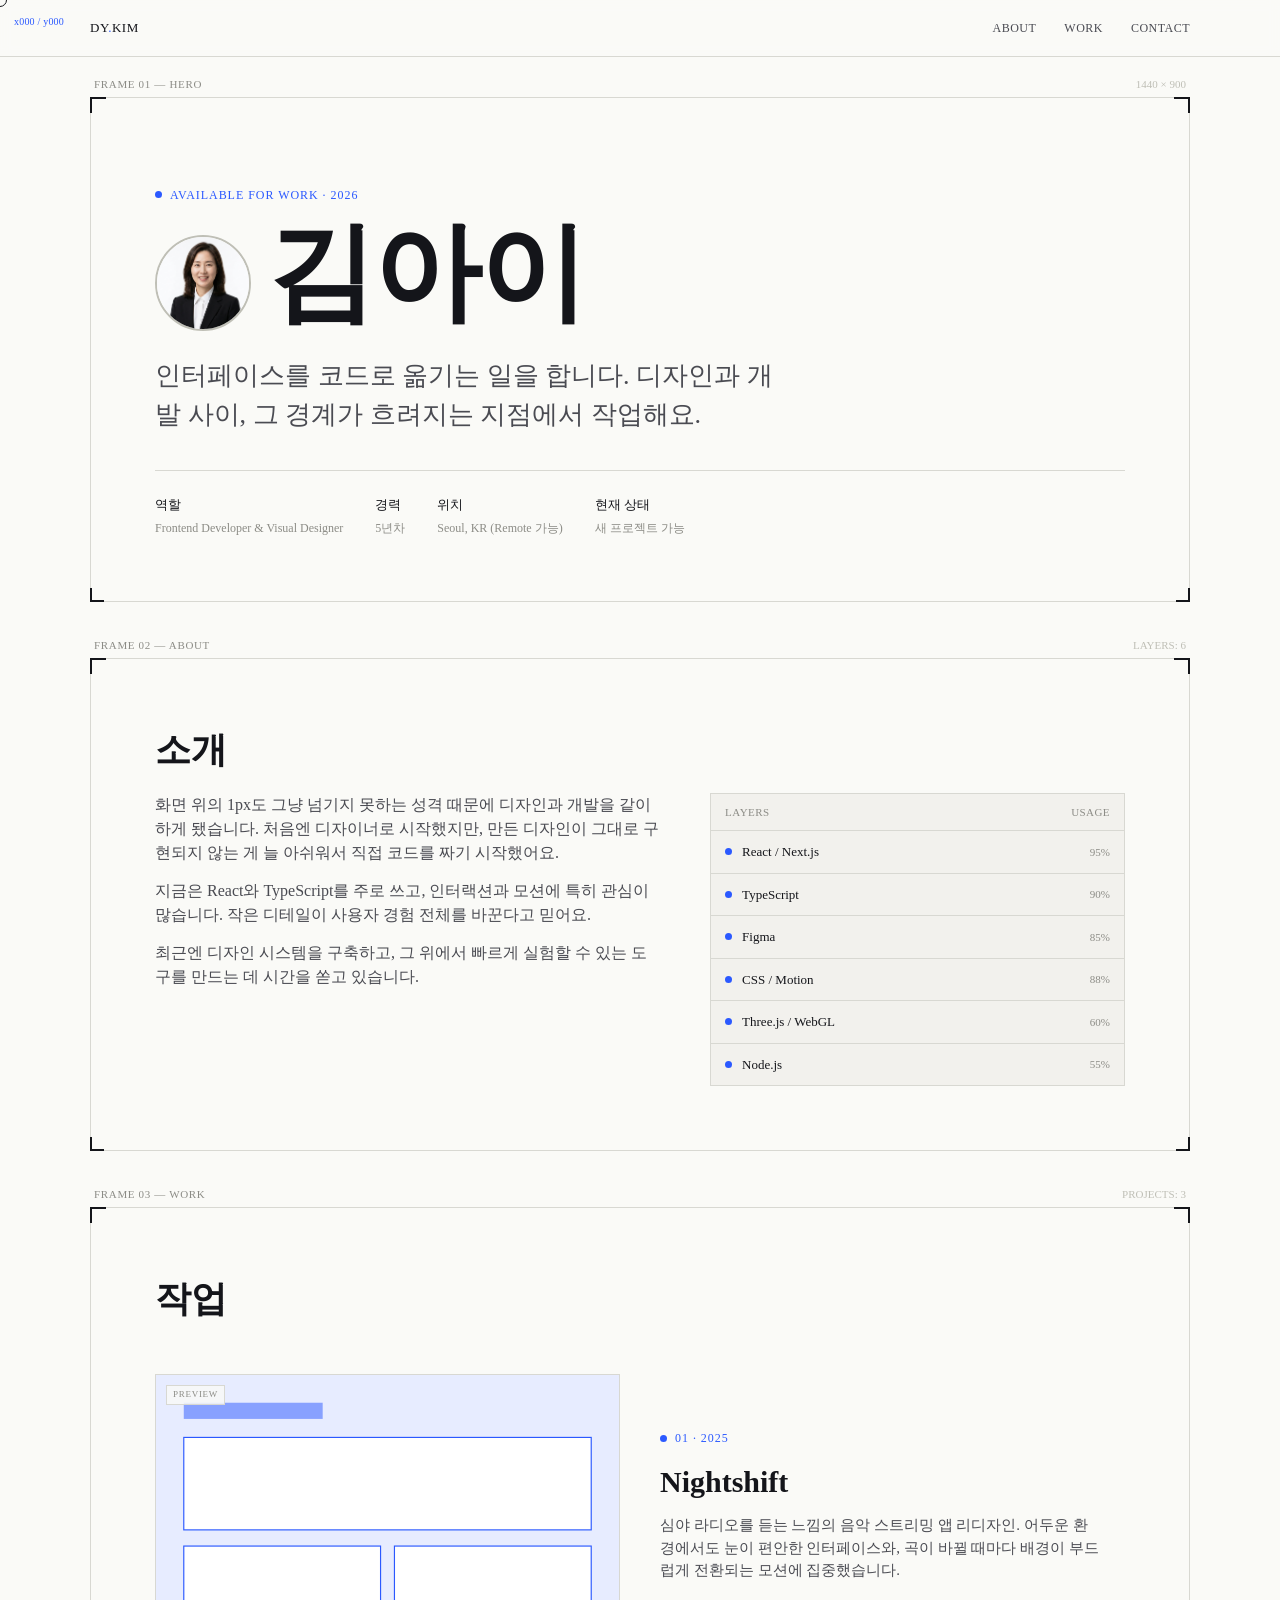
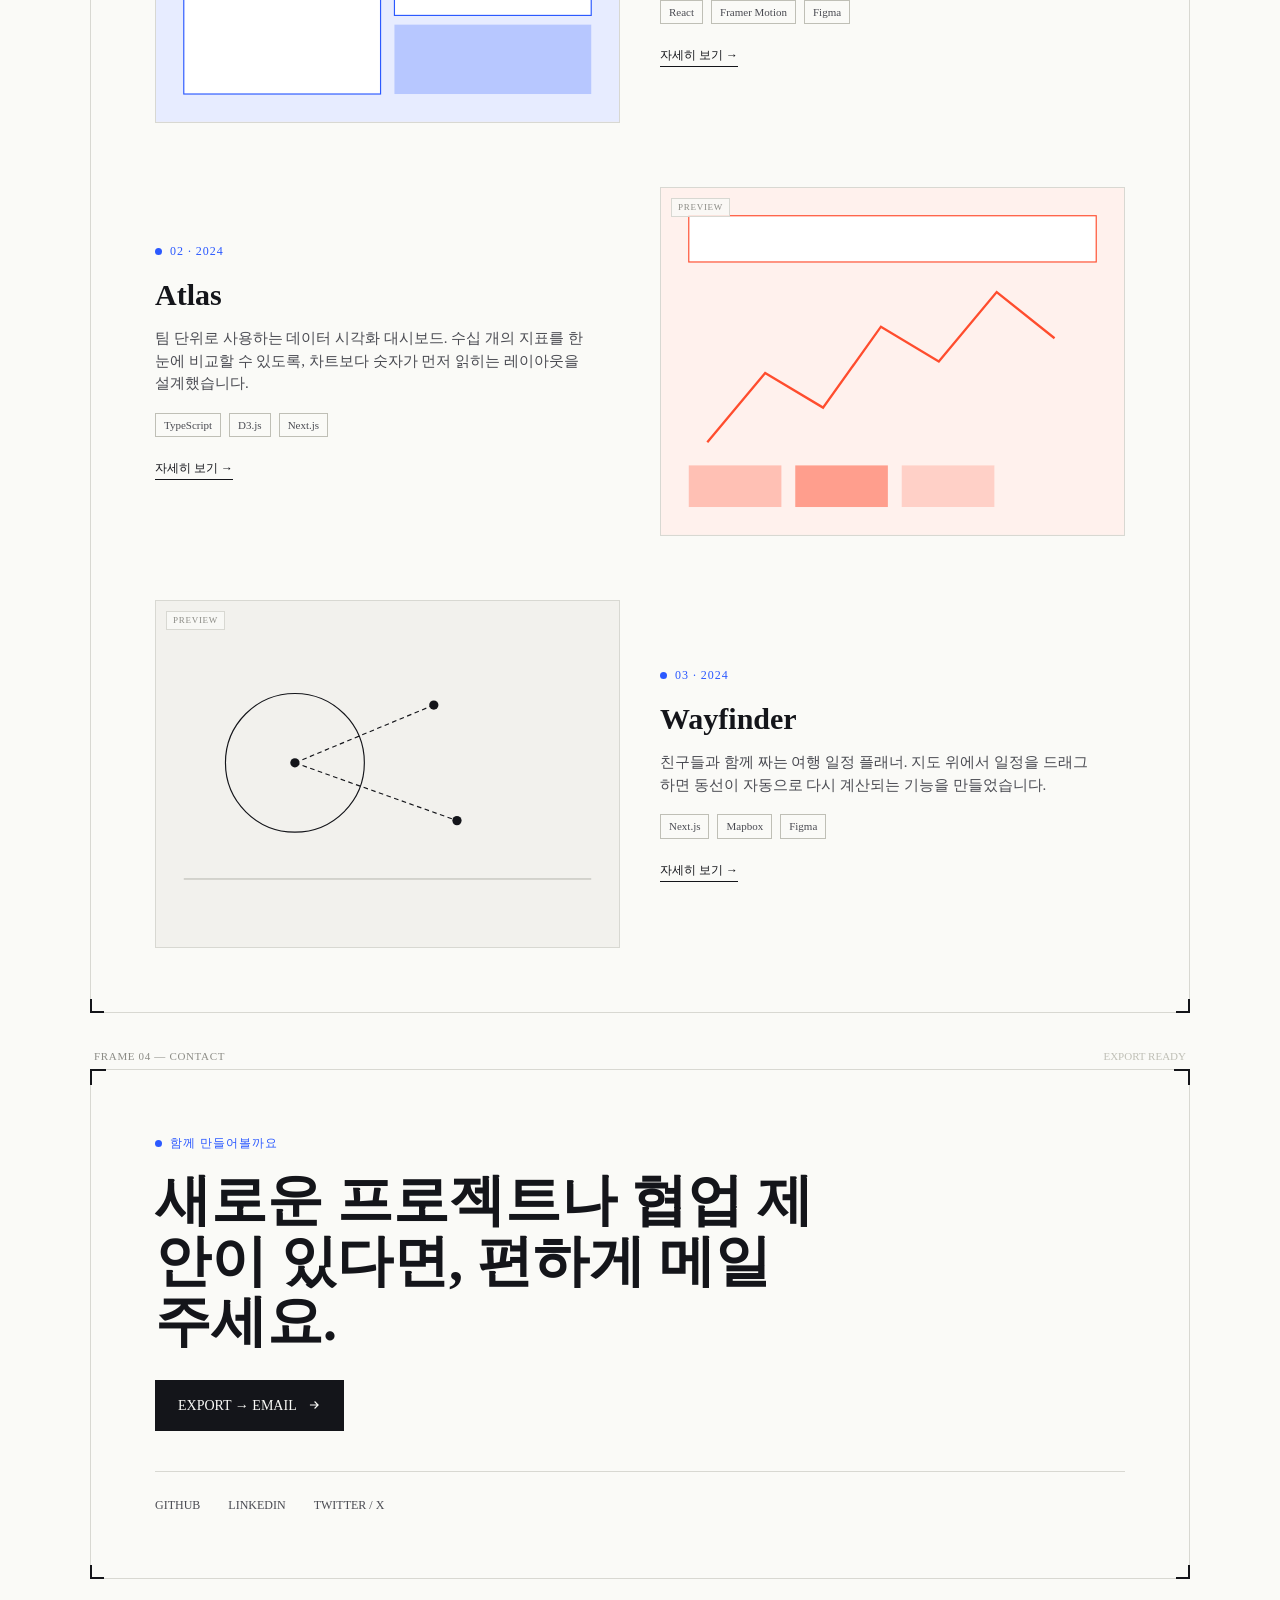
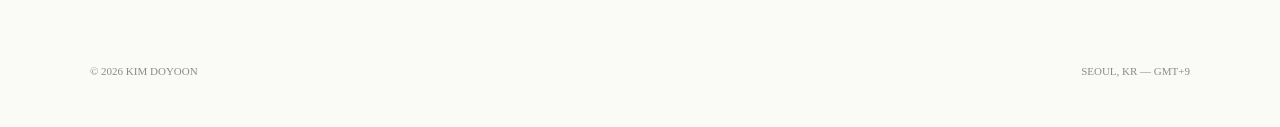
<file: index.html>
<!DOCTYPE html>
<html lang="ko">
<head>
<meta charset="UTF-8">
<meta name="viewport" content="width=device-width, initial-scale=1.0">
<title>김도윤 — Frontend Developer & Designer</title>
<link rel="preconnect" href="https://fonts.googleapis.com">
<link rel="preconnect" href="https://fonts.gstatic.com" crossorigin>
<link href="https://fonts.googleapis.com/css2?family=Space+Grotesk:wght@400;500;600;700&family=Inter:wght@400;500;600&family=JetBrains+Mono:wght@400;500&display=swap" rel="stylesheet">
<link rel="stylesheet" href="style.css">
</head>
<body>

<div id="cursor-dot"></div>
<div id="cursor-coord">x000 / y000</div>

<header>
  <nav>
    <div class="logo">DY<span>.</span>KIM</div>
    <div class="navlinks">
      <a href="#about">ABOUT</a>
      <a href="#work">WORK</a>
      <a href="#contact">CONTACT</a>
    </div>
  </nav>
</header>

<main class="canvas">

  <!-- HERO -->
  <section class="artboard hero" id="hero">
    <span class="frame-label">FRAME 01 — HERO</span>
    <span class="frame-dim">1440 × 900</span>
    <div class="corner-bl"></div><div class="corner-br"></div>

    <div class="eyebrow">AVAILABLE FOR WORK · 2026</div>
    <div class="name-block">
      <img src="img/원본증명사진.png" alt="김도윤" class="profile-photo">
      <h1 class="name">김아이</h1>
    </div>
    <p class="role">인터페이스를 코드로 옮기는 일을 합니다. 디자인과 개발 사이, 그 경계가 흐려지는 지점에서 작업해요.</p>

    <div class="hero-meta">
      <div><strong>역할</strong>Frontend Developer & Visual Designer</div>
      <div><strong>경력</strong>5년차</div>
      <div><strong>위치</strong>Seoul, KR (Remote 가능)</div>
      <div><strong>현재 상태</strong>새 프로젝트 가능</div>
    </div>
  </section>

  <!-- ABOUT -->
  <section class="artboard" id="about">
    <span class="frame-label">FRAME 02 — ABOUT</span>
    <span class="frame-dim">LAYERS: 6</span>
    <div class="corner-bl"></div><div class="corner-br"></div>

    <h2 class="section-title">소개</h2>
    <div class="about-grid">
      <div class="about-text">
        <p>화면 위의 1px도 그냥 넘기지 못하는 성격 때문에 디자인과 개발을 같이 하게 됐습니다. 처음엔 디자이너로 시작했지만, 만든 디자인이 그대로 구현되지 않는 게 늘 아쉬워서 직접 코드를 짜기 시작했어요.</p>
        <p>지금은 React와 TypeScript를 주로 쓰고, 인터랙션과 모션에 특히 관심이 많습니다. 작은 디테일이 사용자 경험 전체를 바꾼다고 믿어요.</p>
        <p>최근엔 디자인 시스템을 구축하고, 그 위에서 빠르게 실험할 수 있는 도구를 만드는 데 시간을 쏟고 있습니다.</p>
      </div>
      <div class="layers-panel">
        <div class="layers-head"><span>LAYERS</span><span>USAGE</span></div>
        <div class="layer-row"><span class="layer-dot"></span><span class="layer-name">React / Next.js</span><span class="layer-pct">95%</span></div>
        <div class="layer-row"><span class="layer-dot"></span><span class="layer-name">TypeScript</span><span class="layer-pct">90%</span></div>
        <div class="layer-row"><span class="layer-dot"></span><span class="layer-name">Figma</span><span class="layer-pct">85%</span></div>
        <div class="layer-row"><span class="layer-dot"></span><span class="layer-name">CSS / Motion</span><span class="layer-pct">88%</span></div>
        <div class="layer-row"><span class="layer-dot"></span><span class="layer-name">Three.js / WebGL</span><span class="layer-pct">60%</span></div>
        <div class="layer-row"><span class="layer-dot"></span><span class="layer-name">Node.js</span><span class="layer-pct">55%</span></div>
      </div>
    </div>
  </section>

  <!-- WORK -->
  <section class="artboard" id="work">
    <span class="frame-label">FRAME 03 — WORK</span>
    <span class="frame-dim">PROJECTS: 3</span>
    <div class="corner-bl"></div><div class="corner-br"></div>

    <h2 class="section-title" style="margin-bottom:48px;">작업</h2>

    <div class="work-list">

      <!-- Project 1 -->
      <article class="project">
        <div class="project-thumb">
          <span class="preview-tag">PREVIEW</span>
          <svg viewBox="0 0 400 300" preserveAspectRatio="none">
            <rect width="400" height="300" fill="#E7ECFF"/>
            <rect x="24" y="24" width="120" height="14" fill="#2B59FF" opacity="0.5"/>
            <rect x="24" y="54" width="352" height="80" fill="#fff" stroke="#2B59FF" stroke-width="1"/>
            <rect x="24" y="148" width="170" height="128" fill="#fff" stroke="#2B59FF" stroke-width="1"/>
            <rect x="206" y="148" width="170" height="60" fill="#fff" stroke="#2B59FF" stroke-width="1"/>
            <rect x="206" y="216" width="170" height="60" fill="#2B59FF" opacity="0.25"/>
          </svg>
        </div>
        <div class="project-info">
          <div class="eyebrow">01 · 2025</div>
          <h3 class="project-title">Nightshift</h3>
          <p class="project-desc">심야 라디오를 듣는 느낌의 음악 스트리밍 앱 리디자인. 어두운 환경에서도 눈이 편안한 인터페이스와, 곡이 바뀔 때마다 배경이 부드럽게 전환되는 모션에 집중했습니다.</p>
          <div class="tag-row">
            <span class="tag">React</span><span class="tag">Framer Motion</span><span class="tag">Figma</span>
          </div>
          <a href="#" class="project-link">자세히 보기 →</a>
        </div>
      </article>

      <!-- Project 2 -->
      <article class="project">
        <div class="project-thumb">
          <span class="preview-tag">PREVIEW</span>
          <svg viewBox="0 0 400 300" preserveAspectRatio="none">
            <rect width="400" height="300" fill="#FFF1ED"/>
            <rect x="24" y="24" width="352" height="40" fill="#fff" stroke="#FF4D2E" stroke-width="1"/>
            <polyline points="40,220 90,160 140,190 190,120 240,150 290,90 340,130" fill="none" stroke="#FF4D2E" stroke-width="2"/>
            <rect x="24" y="240" width="80" height="36" fill="#FF4D2E" opacity="0.3"/>
            <rect x="116" y="240" width="80" height="36" fill="#FF4D2E" opacity="0.5"/>
            <rect x="208" y="240" width="80" height="36" fill="#FF4D2E" opacity="0.2"/>
          </svg>
        </div>
        <div class="project-info">
          <div class="eyebrow">02 · 2024</div>
          <h3 class="project-title">Atlas</h3>
          <p class="project-desc">팀 단위로 사용하는 데이터 시각화 대시보드. 수십 개의 지표를 한눈에 비교할 수 있도록, 차트보다 숫자가 먼저 읽히는 레이아웃을 설계했습니다.</p>
          <div class="tag-row">
            <span class="tag">TypeScript</span><span class="tag">D3.js</span><span class="tag">Next.js</span>
          </div>
          <a href="#" class="project-link">자세히 보기 →</a>
        </div>
      </article>

      <!-- Project 3 -->
      <article class="project">
        <div class="project-thumb">
          <span class="preview-tag">PREVIEW</span>
          <svg viewBox="0 0 400 300" preserveAspectRatio="none">
            <rect width="400" height="300" fill="#F2F1ED"/>
            <circle cx="120" cy="140" r="60" fill="none" stroke="#14151A" stroke-width="1"/>
            <circle cx="120" cy="140" r="4" fill="#14151A"/>
            <line x1="120" y1="140" x2="240" y2="90" stroke="#14151A" stroke-width="1" stroke-dasharray="4 3"/>
            <line x1="120" y1="140" x2="260" y2="190" stroke="#14151A" stroke-width="1" stroke-dasharray="4 3"/>
            <circle cx="240" cy="90" r="4" fill="#14151A"/>
            <circle cx="260" cy="190" r="4" fill="#14151A"/>
            <rect x="24" y="240" width="352" height="1" fill="#BFBFB6"/>
          </svg>
        </div>
        <div class="project-info">
          <div class="eyebrow">03 · 2024</div>
          <h3 class="project-title">Wayfinder</h3>
          <p class="project-desc">친구들과 함께 짜는 여행 일정 플래너. 지도 위에서 일정을 드래그하면 동선이 자동으로 다시 계산되는 기능을 만들었습니다.</p>
          <div class="tag-row">
            <span class="tag">Next.js</span><span class="tag">Mapbox</span><span class="tag">Figma</span>
          </div>
          <a href="#" class="project-link">자세히 보기 →</a>
        </div>
      </article>

    </div>
  </section>

  <!-- CONTACT -->
  <section class="artboard" id="contact">
    <span class="frame-label">FRAME 04 — CONTACT</span>
    <span class="frame-dim">EXPORT READY</span>
    <div class="corner-bl"></div><div class="corner-br"></div>

    <div class="contact-inner">
      <div class="eyebrow">함께 만들어볼까요</div>
      <h2 class="contact-headline">새로운 프로젝트나 협업 제안이 있다면, 편하게 메일 주세요.</h2>
      <a href="mailto:hello@doyoonkim.dev" class="export-btn">
        EXPORT → EMAIL
        <svg viewBox="0 0 24 24" fill="none" stroke="currentColor" stroke-width="2"><path d="M5 12h14M13 6l6 6-6 6"/></svg>
      </a>

      <div class="social-row">
        <a href="#" target="_blank" rel="noopener">GITHUB</a>
        <a href="#" target="_blank" rel="noopener">LINKEDIN</a>
        <a href="#" target="_blank" rel="noopener">TWITTER / X</a>
      </div>
    </div>
  </section>

</main>

<footer>
  <span>© 2026 KIM DOYOON</span>
  <span>SEOUL, KR — GMT+9</span>
</footer>

<script>
  // Custom cursor with live coordinate readout
  const dot = document.getElementById('cursor-dot');
  const coord = document.getElementById('cursor-coord');
  const isCoarse = window.matchMedia('(pointer: coarse)').matches;

  if (!isCoarse) {
    window.addEventListener('mousemove', (e) => {
      dot.style.transform = `translate(${e.clientX}px, ${e.clientY}px) translate(-50%,-50%)`;
      coord.style.transform = `translate(${e.clientX + 14}px, ${e.clientY + 14}px)`;
      const x = String(e.clientX).padStart(3, '0');
      const y = String(e.clientY).padStart(3, '0');
      coord.textContent = `x${x} / y${y}`;
    });

    document.querySelectorAll('a, button, .project, .layer-row').forEach(el => {
      el.addEventListener('mouseenter', () => dot.classList.add('hot'));
      el.addEventListener('mouseleave', () => dot.classList.remove('hot'));
    });
  }

  // Scroll reveal for artboards
  const prefersReducedMotion = window.matchMedia('(prefers-reduced-motion: reduce)').matches;
  const boards = document.querySelectorAll('.artboard');

  if (prefersReducedMotion) {
    boards.forEach(b => b.classList.add('in-view'));
  } else {
    const observer = new IntersectionObserver((entries) => {
      entries.forEach(entry => {
        if (entry.isIntersecting) {
          entry.target.classList.add('in-view');
          observer.unobserve(entry.target);
        }
      });
    }, { threshold: 0.15 });
    boards.forEach(b => observer.observe(b));
  }
</script>

</body>
</html>
</file>
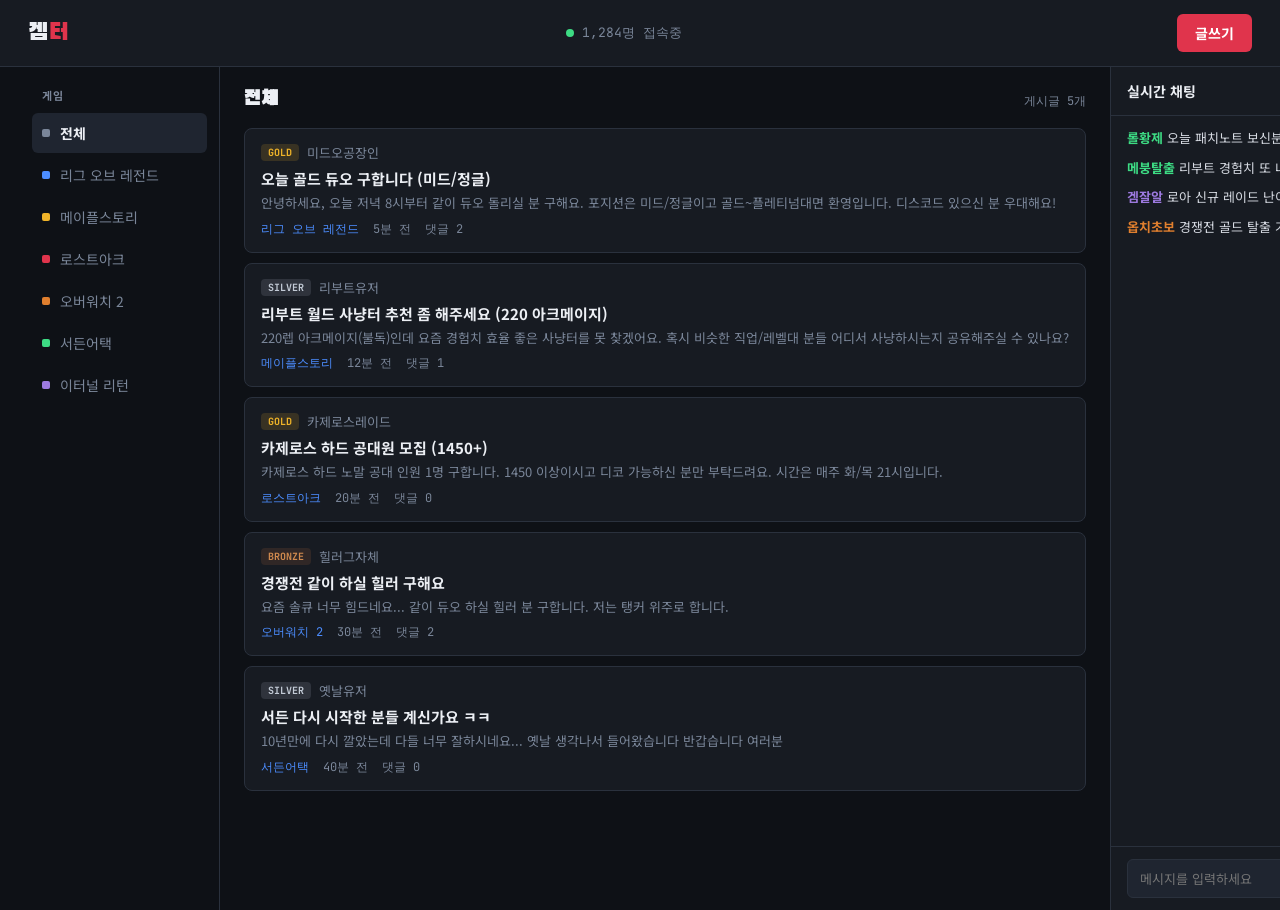
<file: 4.html>
<!DOCTYPE html>
<html lang="ko">
<head>
<meta charset="UTF-8">
<meta name="viewport" content="width=device-width, initial-scale=1.0">
<title>겜터 — 한국 게임 커뮤니티</title>
<link rel="preconnect" href="https://fonts.googleapis.com">
<link href="https://fonts.googleapis.com/css2?family=Black+Han+Sans&family=Noto+Sans+KR:wght@400;500;700;900&family=JetBrains+Mono:wght@500;700&display=swap" rel="stylesheet">
<style>
  :root{
    --bg: #0E1116;
    --surface: #171B22;
    --surface-2: #1F2530;
    --line: #2A313D;
    --text: #ECEFF4;
    --text-muted: #7A8699;
    --crimson: #E0344C;
    --gold: #F0B429;
    --green: #3DDC84;
    --blue: #4C8DFF;
  }
  *{box-sizing:border-box; margin:0; padding:0;}
  body{
    background:var(--bg);
    color:var(--text);
    font-family:'Noto Sans KR', sans-serif;
    min-height:100vh;
  }
  ::-webkit-scrollbar{width:8px; height:8px;}
  ::-webkit-scrollbar-thumb{background:var(--line); border-radius:4px;}

  /* ===== Top bar ===== */
  .topbar{
    display:flex; align-items:center; justify-content:space-between;
    padding:14px 28px;
    background:var(--surface);
    border-bottom:1px solid var(--line);
    position:sticky; top:0; z-index:20;
  }
  .logo{
    font-family:'Black Han Sans', sans-serif;
    font-size:24px;
    letter-spacing:1px;
    color:var(--text);
  }
  .logo span{color:var(--crimson);}
  .live-stat{
    display:flex; align-items:center; gap:8px;
    font-family:'JetBrains Mono', monospace;
    font-size:13px; color:var(--text-muted);
  }
  .live-dot{
    width:8px; height:8px; border-radius:50%;
    background:var(--green);
    box-shadow:0 0 0 0 rgba(61,220,132,.6);
    animation:pulse 1.6s infinite;
  }
  @keyframes pulse{
    0%{box-shadow:0 0 0 0 rgba(61,220,132,.5);}
    70%{box-shadow:0 0 0 7px rgba(61,220,132,0);}
    100%{box-shadow:0 0 0 0 rgba(61,220,132,0);}
  }
  .write-btn{
    background:var(--crimson); color:#fff; border:none;
    font-family:'Noto Sans KR', sans-serif; font-weight:700;
    font-size:14px; padding:9px 18px; border-radius:6px;
    cursor:pointer;
  }
  .write-btn:hover{background:#c92a40;}

  /* ===== Layout ===== */
  .layout{
    display:grid;
    grid-template-columns:200px 1fr 300px;
    gap:0;
    max-width:1240px;
    margin:0 auto;
    min-height:calc(100vh - 57px);
  }
  @media(max-width:980px){
    .layout{grid-template-columns:160px 1fr; max-width:100%;}
    .chatpanel{display:none;}
  }
  @media(max-width:640px){
    .layout{grid-template-columns:130px 1fr;}
    .sidebar{padding:14px 8px;}
    .sidebar h3{padding:0 6px 8px;}
    .game-item{padding:8px 6px; font-size:13px;}
  }

  /* ===== Sidebar: game tabs ===== */
  .sidebar{
    border-right:1px solid var(--line);
    padding:20px 12px;
  }
  .sidebar h3{
    font-size:11px; color:var(--text-muted); letter-spacing:1px;
    padding:0 10px 10px; text-transform:uppercase;
  }
  .game-item{
    display:flex; align-items:center; gap:10px;
    padding:10px; border-radius:6px;
    cursor:pointer; margin-bottom:2px;
    font-size:14px; color:var(--text-muted);
  }
  .game-item:hover{background:var(--surface);}
  .game-item.active{background:var(--surface-2); color:var(--text); font-weight:700;}
  .game-badge{
    width:8px; height:8px; border-radius:2px; flex-shrink:0;
  }

  /* ===== Board ===== */
  .board{ padding:20px 24px; border-right:1px solid var(--line); }
  .board-head{
    display:flex; align-items:baseline; justify-content:space-between;
    margin-bottom:16px;
  }
  .board-head h2{
    font-family:'Black Han Sans', sans-serif;
    font-size:20px; letter-spacing:.5px;
  }
  .board-head .count{font-size:12px; color:var(--text-muted); font-family:'JetBrains Mono',monospace;}

  .post{
    background:var(--surface);
    border:1px solid var(--line);
    border-radius:8px;
    padding:14px 16px;
    margin-bottom:10px;
    cursor:pointer;
    transition:border-color .15s;
  }
  .post:hover{border-color:var(--crimson);}
  .post-top{display:flex; align-items:center; gap:8px; margin-bottom:6px;}
  .tier{
    font-size:10px; font-weight:700; padding:2px 7px; border-radius:4px;
    font-family:'JetBrains Mono', monospace;
  }
  .tier.gold{background:rgba(240,180,41,.15); color:var(--gold);}
  .tier.silver{background:rgba(180,190,205,.15); color:#C3CBD6;}
  .tier.bronze{background:rgba(190,110,60,.15); color:#D08A4E;}
  .nick{font-size:13px; color:var(--text-muted);}
  .post-title{font-size:15px; font-weight:700; margin-bottom:4px;}
  .post-preview{font-size:13px; color:var(--text-muted); line-height:1.5;
    overflow:hidden; text-overflow:ellipsis; white-space:nowrap;}
  .post-meta{
    display:flex; gap:14px; margin-top:8px;
    font-size:12px; color:var(--text-muted);
    font-family:'JetBrains Mono', monospace;
  }
  .post-meta .game-tag{color:var(--blue);}

  /* ===== Chat panel ===== */
  .chatpanel{
    display:flex; flex-direction:column;
    background:var(--surface);
    height:calc(100vh - 57px);
    position:sticky; top:57px;
  }
  .chat-head{
    padding:14px 16px; border-bottom:1px solid var(--line);
    display:flex; align-items:center; justify-content:space-between;
  }
  .chat-head h3{font-size:14px; font-weight:700;}
  .chat-head .online{font-size:11px; color:var(--green); font-family:'JetBrains Mono',monospace;}
  .chat-messages{
    flex:1; overflow-y:auto; padding:12px 16px;
    display:flex; flex-direction:column; gap:10px;
  }
  .chat-msg{font-size:13px; line-height:1.5;}
  .chat-msg .cnick{font-weight:700; margin-right:4px;}
  .chat-msg .ctext{color:#D6DAE2;}
  .chat-input-row{
    display:flex; gap:8px; padding:12px 16px;
    border-top:1px solid var(--line);
  }
  .chat-input-row input{
    flex:1; background:var(--surface-2); border:1px solid var(--line);
    border-radius:6px; color:var(--text); padding:9px 12px; font-size:13px;
    font-family:'Noto Sans KR', sans-serif;
  }
  .chat-input-row input:focus{outline:none; border-color:var(--crimson);}
  .chat-input-row button{
    background:var(--surface-2); border:1px solid var(--line); color:var(--text);
    border-radius:6px; padding:0 14px; cursor:pointer; font-size:13px;
  }
  .chat-input-row button:hover{border-color:var(--crimson); color:var(--crimson);}

  /* ===== Post detail modal ===== */
  .overlay{
    display:none; position:fixed; inset:0; background:rgba(0,0,0,.55);
    align-items:flex-start; justify-content:center; padding:60px 20px;
    z-index:50; overflow-y:auto;
  }
  .overlay.show{display:flex;}
  .modal{
    background:var(--surface); border:1px solid var(--line); border-radius:10px;
    max-width:640px; width:100%; padding:28px;
  }
  .modal-close{
    float:right; background:none; border:none; color:var(--text-muted);
    font-size:20px; cursor:pointer;
  }
  .modal h2{font-family:'Black Han Sans', sans-serif; font-size:20px; margin-bottom:10px;}
  .modal .post-meta{margin-bottom:16px;}
  .modal-body{font-size:14px; line-height:1.8; color:#D6DAE2; margin-bottom:20px;}
  .comments-head{font-size:13px; color:var(--text-muted); margin-bottom:10px; border-top:1px solid var(--line); padding-top:16px;}
  .comment{font-size:13px; margin-bottom:10px; line-height:1.5;}
  .comment .cnick{font-weight:700; margin-right:6px;}

  /* ===== Write form (simple inline) ===== */
  .write-overlay{
    display:none; position:fixed; inset:0; background:rgba(0,0,0,.55);
    align-items:flex-start; justify-content:center; padding:60px 20px; z-index:50;
  }
  .write-overlay.show{display:flex;}
  .write-modal{
    background:var(--surface); border:1px solid var(--line); border-radius:10px;
    max-width:520px; width:100%; padding:24px;
  }
  .write-modal h3{font-family:'Black Han Sans', sans-serif; font-size:18px; margin-bottom:16px;}
  .write-modal label{font-size:12px; color:var(--text-muted); display:block; margin-bottom:6px;}
  .write-modal select, .write-modal input, .write-modal textarea{
    width:100%; background:var(--surface-2); border:1px solid var(--line); border-radius:6px;
    color:var(--text); padding:9px 12px; font-size:13px; margin-bottom:14px;
    font-family:'Noto Sans KR', sans-serif;
  }
  .write-modal textarea{min-height:100px; resize:vertical;}
  .write-actions{display:flex; justify-content:flex-end; gap:8px;}
  .write-actions button{
    border:1px solid var(--line); background:var(--surface-2); color:var(--text);
    padding:9px 16px; border-radius:6px; cursor:pointer; font-size:13px;
  }
  .write-actions .submit{background:var(--crimson); border-color:var(--crimson); color:#fff; font-weight:700;}
</style>
</head>
<body>

<div class="topbar">
  <div class="logo">겜<span>터</span></div>
  <div class="live-stat"><span class="live-dot"></span><span id="onlineCount">1,284명 접속중</span></div>
  <button class="write-btn" onclick="openWrite()">글쓰기</button>
</div>

<div class="layout">
  <div class="sidebar">
    <h3>게임</h3>
    <div id="gameList"></div>
  </div>

  <div class="board">
    <div class="board-head">
      <h2 id="boardTitle">전체</h2>
      <span class="count" id="boardCount"></span>
    </div>
    <div id="postList"></div>
  </div>

  <div class="chatpanel">
    <div class="chat-head">
      <h3>실시간 채팅</h3>
      <span class="online" id="chatOnline">● 312명</span>
    </div>
    <div class="chat-messages" id="chatMessages"></div>
    <div class="chat-input-row">
      <input type="text" id="chatInput" placeholder="메시지를 입력하세요" maxlength="120">
      <button onclick="sendChat()">전송</button>
    </div>
  </div>
</div>

<div class="overlay" id="postOverlay">
  <div class="modal">
    <button class="modal-close" onclick="closePost()">&times;</button>
    <h2 id="modalTitle"></h2>
    <div class="post-meta" id="modalMeta"></div>
    <div class="modal-body" id="modalBody"></div>
    <div class="comments-head" id="commentsHead"></div>
    <div id="commentsList"></div>
  </div>
</div>

<div class="write-overlay" id="writeOverlay">
  <div class="write-modal">
    <h3>새 글 작성</h3>
    <label>게임</label>
    <select id="writeGame"></select>
    <label>제목</label>
    <input type="text" id="writeTitle" placeholder="제목을 입력하세요">
    <label>내용</label>
    <textarea id="writeBody" placeholder="내용을 입력하세요"></textarea>
    <div class="write-actions">
      <button onclick="closeWrite()">취소</button>
      <button class="submit" onclick="submitPost()">등록</button>
    </div>
  </div>
</div>

<script>
const games = [
  {id:'all', name:'전체', color:'#7A8699'},
  {id:'lol', name:'리그 오브 레전드', color:'#4C8DFF'},
  {id:'maple', name:'메이플스토리', color:'#F0B429'},
  {id:'lostark', name:'로스트아크', color:'#E0344C'},
  {id:'overwatch', name:'오버워치 2', color:'#E07F2E'},
  {id:'sudden', name:'서든어택', color:'#3DDC84'},
  {id:'eternal', name:'이터널 리턴', color:'#9D7AE0'},
];

const tiers = [
  {key:'gold', label:'GOLD'},
  {key:'silver', label:'SILVER'},
  {key:'bronze', label:'BRONZE'},
];

let posts = [
  {id:1, game:'lol', nick:'미드오공장인', tier:'gold', title:'오늘 골드 듀오 구합니다 (미드/정글)', body:'안녕하세요, 오늘 저녁 8시부터 같이 듀오 돌리실 분 구해요. 포지션은 미드/정글이고 골드~플레티넘대면 환영입니다. 디스코드 있으신 분 우대해요!', time:'5분 전', comments:[{nick:'정글차이',text:'저 골드3인데 같이 해요!'},{nick:'서폿장인',text:'서폿 자리는 없나요ㅠ'}]},
  {id:2, game:'maple', nick:'리부트유저', tier:'silver', title:'리부트 월드 사냥터 추천 좀 해주세요 (220 아크메이지)', body:'220렙 아크메이지(불독)인데 요즘 경험치 효율 좋은 사냥터를 못 찾겠어요. 혹시 비슷한 직업/레벨대 분들 어디서 사냥하시는지 공유해주실 수 있나요?', time:'12분 전', comments:[{nick:'메붕이','text':'쩌리스 추천드려요'}]},
  {id:3, game:'lostark', nick:'카제로스레이드', tier:'gold', title:'카제로스 하드 공대원 모집 (1450+)', body:'카제로스 하드 노말 공대 인원 1명 구합니다. 1450 이상이시고 디코 가능하신 분만 부탁드려요. 시간은 매주 화/목 21시입니다.', time:'20분 전', comments:[]},
  {id:4, game:'overwatch', nick:'힐러그자체', tier:'bronze', title:'경쟁전 같이 하실 힐러 구해요', body:'요즘 솔큐 너무 힘드네요... 같이 듀오 하실 힐러 분 구합니다. 저는 탱커 위주로 합니다.', time:'30분 전', comments:[{nick:'탱주의자',text:'저도 추가해주세요'},{nick:'에임좋은딜러',text:'딜러로 참여 가능할까요?'}]},
  {id:5, game:'sudden', nick:'옛날유저', tier:'silver', title:'서든 다시 시작한 분들 계신가요 ㅋㅋ', body:'10년만에 다시 깔았는데 다들 너무 잘하시네요... 옛날 생각나서 들어왔습니다 반갑습니다 여러분', time:'40분 전', comments:[]},
];

let comments_idCounter = 100;
let activeGame = 'all';
let activePost = null;

function renderSidebar(){
  const el = document.getElementById('gameList');
  el.innerHTML = games.map(g => `
    <div class="game-item ${g.id===activeGame?'active':''}" onclick="selectGame('${g.id}')">
      <span class="game-badge" style="background:${g.color}"></span>${g.name}
    </div>`).join('');
}

function selectGame(id){
  activeGame = id;
  renderSidebar();
  renderBoard();
}

function gameInfo(id){ return games.find(g=>g.id===id); }
function tierLabel(key){ const t = tiers.find(t=>t.key===key); return t ? t.label : ''; }

function renderBoard(){
  const filtered = activeGame==='all' ? posts : posts.filter(p=>p.game===activeGame);
  document.getElementById('boardTitle').textContent = gameInfo(activeGame).name;
  document.getElementById('boardCount').textContent = `게시글 ${filtered.length}개`;
  const el = document.getElementById('postList');
  if(filtered.length===0){
    el.innerHTML = `<div style="color:var(--text-muted); font-size:13px; padding:30px 0; text-align:center;">아직 게시글이 없어요. 첫 글을 남겨보세요.</div>`;
    return;
  }
  el.innerHTML = filtered.map(p => `
    <div class="post" onclick="openPost(${p.id})">
      <div class="post-top">
        <span class="tier ${p.tier}">${tierLabel(p.tier)}</span>
        <span class="nick">${p.nick}</span>
      </div>
      <div class="post-title">${escapeHtml(p.title)}</div>
      <div class="post-preview">${escapeHtml(p.body)}</div>
      <div class="post-meta">
        <span class="game-tag">${gameInfo(p.game).name}</span>
        <span>${p.time}</span>
        <span>댓글 ${p.comments.length}</span>
      </div>
    </div>`).join('');
}

function openPost(id){
  activePost = posts.find(p=>p.id===id);
  document.getElementById('modalTitle').textContent = activePost.title;
  document.getElementById('modalMeta').innerHTML = `
    <span class="tier ${activePost.tier}">${tierLabel(activePost.tier)}</span>
    <span class="nick" style="margin-left:6px;">${activePost.nick}</span>
    <span class="game-tag" style="margin-left:10px;">${gameInfo(activePost.game).name}</span>
    <span style="margin-left:10px;">${activePost.time}</span>`;
  document.getElementById('modalBody').textContent = activePost.body;
  renderComments();
  document.getElementById('postOverlay').classList.add('show');
}

function renderComments(){
  document.getElementById('commentsHead').textContent = `댓글 ${activePost.comments.length}개`;
  document.getElementById('commentsList').innerHTML = activePost.comments.map(c=>`
    <div class="comment"><span class="cnick">${escapeHtml(c.nick)}</span><span>${escapeHtml(c.text)}</span></div>
  `).join('') + `
    <div style="display:flex; gap:8px; margin-top:14px;">
      <input id="commentInput" type="text" placeholder="댓글을 입력하세요" style="flex:1; background:var(--surface-2); border:1px solid var(--line); border-radius:6px; color:var(--text); padding:8px 10px; font-size:13px;">
      <button onclick="addComment()" style="background:var(--surface-2); border:1px solid var(--line); color:var(--text); border-radius:6px; padding:0 14px; cursor:pointer; font-size:13px;">등록</button>
    </div>`;
}

function addComment(){
  const input = document.getElementById('commentInput');
  const text = input.value.trim();
  if(!text) return;
  activePost.comments.push({nick:'나', text});
  renderComments();
  renderBoard();
}

function closePost(){
  document.getElementById('postOverlay').classList.remove('show');
  activePost = null;
}

function openWrite(){
  const sel = document.getElementById('writeGame');
  sel.innerHTML = games.filter(g=>g.id!=='all').map(g=>`<option value="${g.id}">${g.name}</option>`).join('');
  document.getElementById('writeTitle').value='';
  document.getElementById('writeBody').value='';
  document.getElementById('writeOverlay').classList.add('show');
}
function closeWrite(){ document.getElementById('writeOverlay').classList.remove('show'); }

function submitPost(){
  const game = document.getElementById('writeGame').value;
  const title = document.getElementById('writeTitle').value.trim();
  const body = document.getElementById('writeBody').value.trim();
  if(!title || !body){ alert('제목과 내용을 모두 입력해주세요.'); return; }
  posts.unshift({
    id: Date.now(), game, nick:'나', tier:'silver',
    title, body, time:'방금 전', comments:[]
  });
  closeWrite();
  activeGame = game;
  renderSidebar();
  renderBoard();
}

/* ===== Chat ===== */
let chatMessages = [
  {nick:'롤황제', text:'오늘 패치노트 보신분?'},
  {nick:'메붕탈출', text:'리부트 경험치 또 너프됐던데 ㅠㅠ'},
  {nick:'겜잘알', text:'로아 신규 레이드 난이도 미쳤더라'},
  {nick:'옵치초보', text:'경쟁전 골드 탈출 가능할까요...'},
];

function renderChat(){
  const el = document.getElementById('chatMessages');
  el.innerHTML = chatMessages.map(m=>`
    <div class="chat-msg"><span class="cnick" style="color:${nickColor(m.nick)}">${escapeHtml(m.nick)}</span><span class="ctext">${escapeHtml(m.text)}</span></div>
  `).join('');
  el.scrollTop = el.scrollHeight;
}

function nickColor(nick){
  const palette = ['#4C8DFF','#F0B429','#E0344C','#3DDC84','#9D7AE0','#E07F2E'];
  let h = 0;
  for(let i=0;i<nick.length;i++) h = nick.charCodeAt(i) + ((h<<5)-h);
  return palette[Math.abs(h)%palette.length];
}

function sendChat(){
  const input = document.getElementById('chatInput');
  const text = input.value.trim();
  if(!text) return;
  chatMessages.push({nick:'나', text});
  input.value='';
  renderChat();
}
document.getElementById('chatInput').addEventListener('keydown', e=>{
  if(e.key==='Enter') sendChat();
});

/* fake live activity */
const sampleLines = [
  '다들 오늘 던전 같이 가실분?', '경쟁전 5연패중...', '신규 캐릭터 너무 사기인데요',
  '이번 주말에 대회 보신분?', '서버 점검 언제 끝나나요', '아이템 거래 가능하신분 dm주세요'
];
setInterval(()=>{
  const nicks = ['익명게이머','새벽3시랭커','쪼렙','만렙달성','겜식가족'];
  const nick = nicks[Math.floor(Math.random()*nicks.length)];
  const text = sampleLines[Math.floor(Math.random()*sampleLines.length)];
  chatMessages.push({nick, text});
  if(chatMessages.length>40) chatMessages.shift();
  renderChat();
}, 7000);

function escapeHtml(str){
  const div = document.createElement('div');
  div.textContent = str;
  return div.innerHTML;
}

renderSidebar();
renderBoard();
renderChat();
</script>
</body>
</html>
</file>
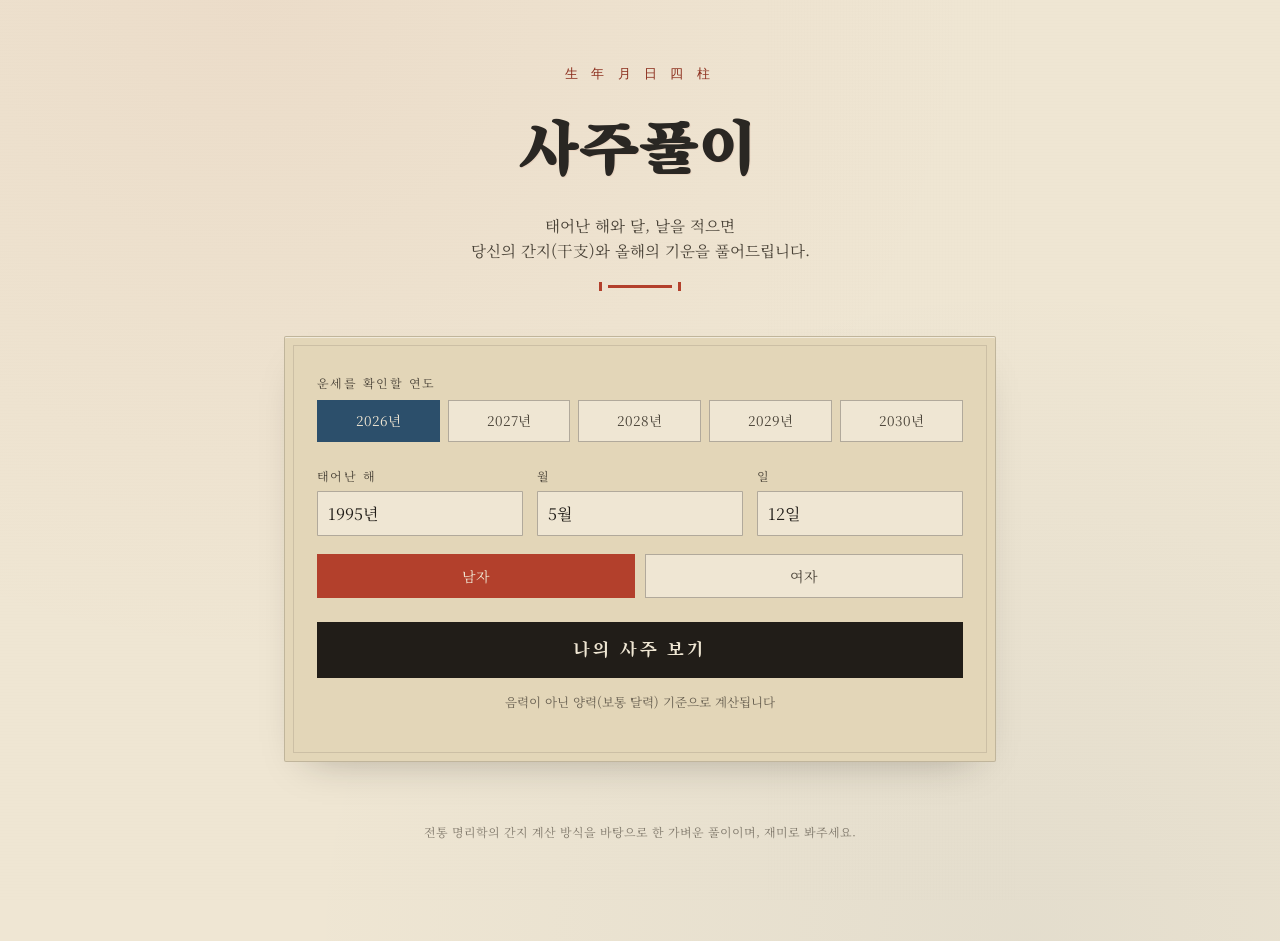
<file: 5.html>
<!DOCTYPE html>
<html lang="ko">
<head>
<meta charset="UTF-8">
<meta name="viewport" content="width=device-width, initial-scale=1.0">
<title>사주풀이 · 생년월일로 보는 나의 사주</title>
<link rel="preconnect" href="https://fonts.googleapis.com">
<link href="https://fonts.googleapis.com/css2?family=Song+Myung&family=Noto+Serif+KR:wght@400;500;600;700;900&display=swap" rel="stylesheet">
<style>
  :root{
    --paper: #efe6d3;
    --paper-deep: #e3d6b8;
    --ink: #211d18;
    --ink-soft: #4a4338;
    --red: #b3402c;
    --red-deep: #8c2e1d;
    --blue: #2c4f6b;
    --gold: #b3873a;
    --green: #4c6b41;
    --black-ink: #2a2723;
    --rule: rgba(33,29,24,0.18);
    --seal-shadow: 0 10px 24px rgba(33,29,24,0.25);
  }
  *{box-sizing:border-box;}
  html,body{margin:0;padding:0;}
  body{
    background:
      radial-gradient(ellipse at 20% 0%, rgba(179,64,44,0.06), transparent 50%),
      radial-gradient(ellipse at 80% 100%, rgba(44,79,107,0.06), transparent 50%),
      var(--paper);
    color:var(--ink);
    font-family:'Noto Serif KR', serif;
    line-height:1.6;
    -webkit-font-smoothing:antialiased;
  }
  /* hanji paper texture */
  body::before{
    content:"";
    position:fixed; inset:0;
    pointer-events:none;
    opacity:0.5;
    background-image:
      repeating-linear-gradient(0deg, rgba(0,0,0,0.015) 0px, transparent 1px, transparent 3px),
      repeating-linear-gradient(90deg, rgba(0,0,0,0.012) 0px, transparent 1px, transparent 3px);
    z-index:0;
  }
  .wrap{
    position:relative;
    z-index:1;
    max-width:760px;
    margin:0 auto;
    padding:64px 24px 100px;
  }

  /* Header */
  header{
    text-align:center;
    margin-bottom:48px;
  }
  .eyebrow{
    font-family:'Song Myung', serif;
    letter-spacing:0.4em;
    font-size:13px;
    color:var(--red-deep);
    margin:0 0 14px;
  }
  h1{
    font-family:'Song Myung', serif;
    font-size:clamp(40px, 8vw, 64px);
    margin:0 0 12px;
    letter-spacing:0.06em;
    color:var(--black-ink);
    text-shadow: 1px 1px 0 rgba(179,64,44,0.08);
  }
  .sub{
    color:var(--ink-soft);
    font-size:15.5px;
    max-width:440px;
    margin:0 auto;
  }
  .divider{
    width:64px; height:3px;
    background:var(--red);
    margin:22px auto 0;
    position:relative;
  }
  .divider::before,.divider::after{
    content:"";
    position:absolute; top:-3px;
    width:3px; height:9px;
    background:var(--red);
  }
  .divider::before{left:-9px;}
  .divider::after{right:-9px;}

  /* Form card */
  .card{
    background:var(--paper-deep);
    border:1px solid var(--rule);
    border-radius:2px;
    padding:36px 32px;
    box-shadow: 0 1px 0 rgba(255,255,255,0.5) inset, 0 18px 40px -24px rgba(33,29,24,0.35);
    position:relative;
  }
  .card::before{
    content:"";
    position:absolute; inset:8px;
    border:1px solid rgba(33,29,24,0.12);
    pointer-events:none;
  }
  .year-check-group{
    margin-bottom:24px;
  }
  .ycg-label{
    display:block;
    font-size:12px;
    letter-spacing:0.12em;
    color:var(--ink-soft);
    margin-bottom:8px;
  }
  .year-check-row{
    display:flex;
    flex-wrap:wrap;
    gap:8px;
  }
  .year-check-row label{
    flex:1 1 auto;
    min-width:78px;
    text-align:center;
    padding:9px 8px;
    border:1px solid rgba(33,29,24,0.3);
    cursor:pointer;
    font-size:13.5px;
    color:var(--ink-soft);
    background:var(--paper);
    transition:all .15s ease;
  }
  .year-check-row input{position:absolute; opacity:0; pointer-events:none;}
  .year-check-row label:has(input:checked){
    background:var(--blue);
    color:var(--paper);
    border-color:var(--blue);
  }

  .field-row{
    display:grid;
    grid-template-columns:1fr 1fr 1fr;
    gap:14px;
    margin-bottom:18px;
  }
  .field{
    display:flex; flex-direction:column; gap:6px;
  }
  .field label{
    font-size:12px;
    letter-spacing:0.12em;
    color:var(--ink-soft);
  }
  .field select, .field input{
    font-family:'Noto Serif KR', serif;
    font-size:16px;
    padding:10px 10px;
    background:var(--paper);
    border:1px solid rgba(33,29,24,0.3);
    border-radius:1px;
    color:var(--ink);
    appearance:none;
    -webkit-appearance:none;
  }
  .field select:focus, .field input:focus{
    outline:2px solid var(--red);
    outline-offset:1px;
  }
  .gender-row{
    display:flex; gap:10px;
    margin-bottom:24px;
  }
  .gender-row label{
    flex:1;
    text-align:center;
    padding:10px;
    border:1px solid rgba(33,29,24,0.3);
    cursor:pointer;
    font-size:14px;
    color:var(--ink-soft);
    background:var(--paper);
    transition:all .15s ease;
  }
  .gender-row input{position:absolute; opacity:0; pointer-events:none;}
  .gender-row input:checked + span{}
  .gender-row label:has(input:checked){
    background:var(--red);
    color:var(--paper);
    border-color:var(--red);
  }

  button#submit{
    width:100%;
    padding:16px;
    font-family:'Song Myung', serif;
    font-size:19px;
    letter-spacing:0.16em;
    background:var(--ink);
    color:var(--paper);
    border:none;
    cursor:pointer;
    position:relative;
    transition:transform .15s ease, background .15s ease;
  }
  button#submit:hover{ background:var(--red-deep); }
  button#submit:active{ transform:scale(0.98); }

  .hint{
    text-align:center;
    font-size:12.5px;
    color:var(--ink-soft);
    margin-top:14px;
    opacity:0.8;
  }

  /* Result */
  #result{ display:none; margin-top:56px; }
  .seal-reveal{
    display:flex;
    justify-content:center;
    margin-bottom:-36px;
    position:relative;
    z-index:2;
  }
  .seal{
    width:88px; height:88px;
    background:var(--red);
    color:var(--paper);
    border-radius:6px;
    display:flex; align-items:center; justify-content:center;
    font-family:'Song Myung',serif;
    font-size:30px;
    box-shadow:var(--seal-shadow);
    transform: scale(2.4) rotate(-8deg);
    opacity:0;
    border:2px solid rgba(239,230,211,0.5);
  }
  .seal.show{
    animation: stamp .5s cubic-bezier(.2,.9,.3,1.2) forwards;
  }
  @keyframes stamp{
    0%{ transform:scale(2.4) rotate(-8deg); opacity:0; }
    60%{ transform:scale(0.92) rotate(-8deg); opacity:1; }
    100%{ transform:scale(1) rotate(-8deg); opacity:1; }
  }

  .result-card{
    background:var(--paper);
    border:1px solid var(--rule);
    padding:56px 36px 40px;
    text-align:center;
    box-shadow: 0 24px 50px -30px rgba(33,29,24,0.4);
    opacity:0;
    transform:translateY(14px);
  }
  .result-card.show{
    animation: rise .6s ease forwards .15s;
  }
  @keyframes rise{
    to{ opacity:1; transform:translateY(0); }
  }

  .ganji{
    font-family:'Song Myung', serif;
    font-size:clamp(34px,7vw,46px);
    color:var(--black-ink);
    letter-spacing:0.1em;
    margin:0 0 6px;
  }
  .ganji .stem{ color:var(--red-deep); }
  .ganji .branch{ color:var(--blue); }
  .animal-label{
    font-size:14px;
    letter-spacing:0.3em;
    color:var(--ink-soft);
    margin-bottom:28px;
  }

  .badges{
    display:flex; justify-content:center; gap:10px;
    flex-wrap:wrap;
    margin-bottom:32px;
  }
  .badge{
    font-size:12.5px;
    letter-spacing:0.08em;
    padding:7px 14px;
    border:1px solid rgba(33,29,24,0.25);
    color:var(--ink-soft);
    background:var(--paper-deep);
  }

  .badges-left{
    justify-content:flex-start;
    margin-top:14px;
    margin-bottom:0;
  }
  .badges-left .badge{
    background:var(--paper);
  }

  .month-flow-list{
    display:flex;
    flex-direction:column;
  }
  .month-flow-item{
    display:grid;
    grid-template-columns:64px 1fr;
    gap:16px;
    padding:14px 10px;
    border-top:1px solid var(--rule);
  }
  .month-flow-item:first-child{ border-top:none; }
  .month-flow-item .mf-num{
    font-family:'Song Myung', serif;
    font-size:20px;
    color:var(--ink-soft);
    line-height:1.3;
  }
  .month-flow-item .mf-num span{
    display:block;
    font-family:'Noto Serif KR', serif;
    font-size:11px;
    letter-spacing:0.05em;
    color:var(--ink-soft);
    opacity:0.7;
  }
  .month-flow-item .mf-text{
    font-size:14.5px;
    color:var(--ink-soft);
  }
  .month-flow-item.current{
    background:rgba(179,64,44,0.08);
    border-radius:2px;
    border-top-color:transparent;
  }
  .month-flow-item.current .mf-num{ color:var(--red-deep); }
  .month-flow-item.current .mf-num span{
    color:var(--red-deep);
    opacity:1;
    font-weight:600;
  }

  .year-block{
    padding:16px 0;
    border-top:1px solid var(--rule);
  }
  .year-block:first-child{
    border-top:none;
    padding-top:4px;
  }
  .year-block h4{
    font-family:'Song Myung', serif;
    font-size:15.5px;
    margin:0 0 8px;
    color:var(--ink);
  }
  .year-block h4 .yb-hanja{
    color:var(--red-deep);
  }
  .year-block p{
    margin:0;
    font-size:14.5px;
    color:var(--ink-soft);
  }

  .sections{
    text-align:left;
    border-top:1px solid var(--rule);
    margin-top:8px;
  }
  .section{
    padding:26px 4px;
    border-bottom:1px solid var(--rule);
  }
  .section h3{
    font-family:'Song Myung', serif;
    font-size:17px;
    margin:0 0 10px;
    color:var(--red-deep);
    display:flex;
    align-items:baseline;
    gap:10px;
  }
  .section h3 .num{
    font-size:12px;
    color:var(--ink-soft);
    font-family:'Noto Serif KR',serif;
    letter-spacing:0.1em;
  }
  .section p{
    margin:0;
    font-size:15px;
    color:var(--ink-soft);
  }

  .month-grid{
    display:grid;
    grid-template-columns:repeat(6, 1fr);
    gap:8px;
    margin-top:18px;
  }
  .month-cell{
    text-align:center;
    padding:10px 4px;
    font-size:13px;
    border:1px solid rgba(33,29,24,0.2);
    background:var(--paper-deep);
    color:var(--ink-soft);
    position:relative;
  }
  .month-cell .mnum{
    display:block;
    font-family:'Song Myung', serif;
    font-size:16px;
    color:var(--ink);
    margin-bottom:2px;
  }
  .month-cell.best{
    background:var(--red);
    border-color:var(--red);
    color:var(--paper);
  }
  .month-cell.best .mnum{ color:var(--paper); }
  .month-cell.good{
    background:rgba(179,64,44,0.14);
    border-color:rgba(179,64,44,0.35);
  }
  .month-cell.caution{
    background:var(--ink);
    border-color:var(--ink);
    color:var(--paper);
  }
  .month-cell.caution .mnum{ color:var(--paper); }
  .month-cell.mild-caution{
    background:rgba(33,29,24,0.1);
    border-color:rgba(33,29,24,0.25);
  }
  .legend{
    display:flex; flex-wrap:wrap; gap:14px;
    margin-top:14px;
    font-size:12px;
    color:var(--ink-soft);
  }
  .legend span{
    display:inline-flex; align-items:center; gap:6px;
  }
  .legend i{
    width:11px; height:11px;
    display:inline-block;
    border:1px solid rgba(33,29,24,0.25);
  }
  .legend .dot-best{ background:var(--red); }
  .legend .dot-good{ background:rgba(179,64,44,0.14); }
  .legend .dot-caution{ background:var(--ink); }
  .legend .dot-mild{ background:rgba(33,29,24,0.1); }

  .retry{
    display:block;
    margin:32px auto 0;
    background:none;
    border:none;
    color:var(--ink-soft);
    font-size:13px;
    letter-spacing:0.1em;
    text-decoration:underline;
    cursor:pointer;
    text-underline-offset:3px;
  }
  .retry:hover{ color:var(--red-deep); }

  footer{
    text-align:center;
    margin-top:60px;
    font-size:12px;
    color:var(--ink-soft);
    opacity:0.65;
  }

  @media (max-width:520px){
    .field-row{ grid-template-columns:1fr 1fr; }
    .field-row .field:nth-child(3){ grid-column:1 / -1; }
    .card{ padding:28px 20px; }
    .result-card{ padding:44px 20px 30px; }
    .month-grid{ grid-template-columns:repeat(4, 1fr); }
  }
</style>
</head>
<body>
<div class="wrap">

  <header>
    <p class="eyebrow">生 年 月 日 四 柱</p>
    <h1>사주풀이</h1>
    <p class="sub">태어난 해와 달, 날을 적으면<br>당신의 간지(干支)와 올해의 기운을 풀어드립니다.</p>
    <div class="divider"></div>
  </header>

  <div class="card">
    <div class="year-check-group">
      <label class="ycg-label">운세를 확인할 연도</label>
      <div class="year-check-row" id="yearCheckRow">
        <label><input type="checkbox" name="forecastYear" value="2026" checked><span>2026년</span></label>
        <label><input type="checkbox" name="forecastYear" value="2027"><span>2027년</span></label>
        <label><input type="checkbox" name="forecastYear" value="2028"><span>2028년</span></label>
        <label><input type="checkbox" name="forecastYear" value="2029"><span>2029년</span></label>
        <label><input type="checkbox" name="forecastYear" value="2030"><span>2030년</span></label>
      </div>
    </div>

    <div class="field-row">
      <div class="field">
        <label for="year">태어난 해</label>
        <select id="year"></select>
      </div>
      <div class="field">
        <label for="month">월</label>
        <select id="month"></select>
      </div>
      <div class="field">
        <label for="day">일</label>
        <select id="day"></select>
      </div>
    </div>

    <div class="gender-row">
      <label><input type="radio" name="gender" value="male" checked><span>남자</span></label>
      <label><input type="radio" name="gender" value="female"><span>여자</span></label>
    </div>

    <button id="submit">나의 사주 보기</button>
    <p class="hint">음력이 아닌 양력(보통 달력) 기준으로 계산됩니다</p>
  </div>

  <div id="result">
    <div class="seal-reveal"><div class="seal" id="sealMark">命</div></div>
    <div class="result-card" id="resultCard">
      <div class="ganji" id="ganjiText"></div>
      <div class="animal-label" id="animalLabel"></div>

      <div class="badges" id="badges"></div>

      <div class="sections">
        <div class="section">
          <h3><span class="num">01</span>타고난 기운</h3>
          <p id="txtStem"></p>
        </div>
        <div class="section">
          <h3><span class="num">02</span>일주 — 태어난 날의 기둥</h3>
          <p id="txtIlju"></p>
        </div>
        <div class="section">
          <h3><span class="num">03</span>띠의 성정</h3>
          <p id="txtAnimal"></p>
        </div>
        <div class="section">
          <h3><span class="num">04</span>태어난 계절의 결</h3>
          <p id="txtSeason"></p>
        </div>
        <div class="section">
          <h3><span class="num">05</span>선택한 연도의 기운과 만나면</h3>
          <div id="yearSections"></div>
        </div>
        <div class="section">
          <h3><span class="num">06</span>애정운</h3>
          <p id="txtLove"></p>
        </div>
        <div class="section">
          <h3><span class="num">07</span>애정운이 좋은 달</h3>
          <p id="txtLoveMonths"></p>
          <div class="badges badges-left" id="loveMonthBadges"></div>
        </div>
        <div class="section">
          <h3><span class="num">08</span>재물운</h3>
          <p id="txtMoney"></p>
        </div>
        <div class="section">
          <h3><span class="num">09</span>재물운이 좋은 달</h3>
          <p id="txtMoneyMonths"></p>
          <div class="badges badges-left" id="moneyMonthBadges"></div>
        </div>
        <div class="section">
          <h3><span class="num">10</span>취업·직장운</h3>
          <p id="txtJob"></p>
        </div>
        <div class="section">
          <h3><span class="num">11</span>나에게 맞는 직업 분야</h3>
          <p id="txtJobFields"></p>
          <div class="badges badges-left" id="jobFieldBadges"></div>
        </div>
        <div class="section">
          <h3><span class="num">12</span>월별 흐름 (1월 ~ 12월)</h3>
          <p style="margin-bottom:18px;">타고난 기운이 달마다 어떻게 흘러가는지 한눈에 정리했습니다. 오늘이 속한 달은 표시해두었습니다.</p>
          <div class="month-flow-list" id="monthFlowList"></div>
        </div>
        <div class="section">
          <h3><span class="num">13</span>좋은 달 · 조심해야 할 달</h3>
          <p id="txtGoodMonths"></p>
          <div class="month-grid" id="monthGrid"></div>
          <p id="txtCautionMonths" style="margin-top:16px;"></p>
          <div class="legend" id="monthLegend"></div>
        </div>
      </div>

      <button class="retry" id="retry">처음부터 다시 보기 ↺</button>
    </div>
  </div>

  <footer>전통 명리학의 간지 계산 방식을 바탕으로 한 가벼운 풀이이며, 재미로 봐주세요.</footer>
</div>

<script>
// ---------- populate selects ----------
const yearSel = document.getElementById('year');
const monthSel = document.getElementById('month');
const daySel = document.getElementById('day');
const thisYear = 2026;
for(let y = thisYear; y >= 1930; y--){
  const o = document.createElement('option');
  o.value = y; o.textContent = y + '년';
  if(y === 1995) o.selected = true;
  yearSel.appendChild(o);
}
for(let m = 1; m <= 12; m++){
  const o = document.createElement('option');
  o.value = m; o.textContent = m + '월';
  daySetDefault: if(m === 5) o.selected = true;
  monthSel.appendChild(o);
}
function fillDays(){
  const y = parseInt(yearSel.value), m = parseInt(monthSel.value);
  const daysInMonth = new Date(y, m, 0).getDate();
  const prev = parseInt(daySel.value) || 12;
  daySel.innerHTML = '';
  for(let d = 1; d <= daysInMonth; d++){
    const o = document.createElement('option');
    o.value = d; o.textContent = d + '일';
    if(d === Math.min(prev, daysInMonth)) o.selected = true;
    daySel.appendChild(o);
  }
}
yearSel.addEventListener('change', fillDays);
monthSel.addEventListener('change', fillDays);
fillDays();

// ---------- saju data ----------
const STEMS = ['갑','을','병','정','무','기','경','신','임','계'];
const STEM_HANJA = ['甲','乙','丙','丁','戊','己','庚','辛','壬','癸'];
const STEM_EL = ['목','목','화','화','토','토','금','금','수','수'];
const STEM_YY = ['양','음','양','음','양','음','양','음','양','음'];

const BRANCHES = ['자','축','인','묘','진','사','오','미','신','유','술','해'];
const BRANCH_HANJA = ['子','丑','寅','卯','辰','巳','午','未','申','酉','戌','亥'];
const ANIMALS = ['쥐','소','호랑이','토끼','용','뱀','말','양','원숭이','닭','개','돼지'];

const STEM_TEXT = {
  '갑':'갑목(甲木)은 곧게 뻗어 오르는 큰 나무의 기운입니다. 흔들리지 않는 줄기처럼 한번 마음먹은 일은 끝까지 밀고 나가는 힘이 있고, 사람들 앞에 서는 자리에서도 위축되지 않습니다.',
  '을':'을목(乙木)은 바람에 휘어지는 풀과 덩굴의 기운입니다. 정면으로 부딪치기보다 부드럽게 돌아가며 길을 내는 유연함이 있고, 적응력과 섬세한 감각이 강점입니다.',
  '병':'병화(丙火)는 한낮의 태양처럼 밝고 뜨겁게 타오르는 기운입니다. 숨기는 것이 없고 표현이 분명하며, 주변을 환하게 밝히는 존재감으로 사람을 끌어모읍니다.',
  '정':'정화(丁火)는 어둠 속 촛불처럼 은은하고 따뜻한 기운입니다. 화려함보다 깊이를 추구하고, 가까운 사람을 세심하게 챙기는 마음이 큰 사람입니다.',
  '무':'무토(戊土)는 거대한 산처럼 묵직하고 든든한 기운입니다. 쉽게 흔들리지 않는 안정감이 있고, 주변 사람들이 자연스럽게 기대고 의지하게 되는 존재입니다.',
  '기':'기토(己土)는 만물을 길러내는 기름진 땅의 기운입니다. 드러내지 않으면서도 묵묵히 받쳐주는 힘이 있고, 현실 감각과 포용력이 동시에 뛰어납니다.',
  '경':'경금(庚金)은 제련되지 않은 강철, 도끼와 같은 기운입니다. 맺고 끊음이 분명하고 결단력이 있으며, 옳다고 믿는 것 앞에서는 타협하지 않는 강단이 있습니다.',
  '신':'신금(辛金)은 잘 다듬어진 보석과 같은 기운입니다. 예리한 안목과 미적 감각이 뛰어나고, 겉으로는 차분해 보여도 속에는 날카로운 자존심을 품고 있습니다.',
  '임':'임수(壬水)는 끝없이 흘러가는 강물과 바다의 기운입니다. 생각의 스케일이 크고 적응력이 뛰어나며, 어디서든 새로운 길을 찾아내는 융통성이 있습니다.',
  '계':'계수(癸水)는 새벽이슬이나 가랑비처럼 조용히 스며드는 기운입니다. 직관이 발달했고 감정이 섬세하여, 사람의 마음을 가장 먼저 읽어내는 편입니다.'
};

const ANIMAL_TEXT = {
  '쥐':'영리하고 눈치가 빨라 어떤 상황에서도 살길을 찾아내는 띠입니다. 부지런함과 재물을 모으는 감각이 뛰어나며, 작은 기회도 놓치지 않는 민첩함이 무기입니다.',
  '소':'우직하고 성실하여 한번 맡은 일은 끝까지 책임지는 띠입니다. 화려함은 적지만 신뢰가 쌓이는 사람으로, 묵묵한 노력이 결국 단단한 결실로 돌아옵니다.',
  '호랑이':'배짱과 추진력이 강해 어디서든 존재감을 드러내는 띠입니다. 두려움보다 호기심이 앞서며, 위기 앞에서 오히려 빛을 발하는 리더십을 지녔습니다.',
  '토끼':'섬세하고 영리하며 사람들과의 관계를 부드럽게 풀어가는 띠입니다. 위험은 피하고 안정을 추구하는 균형 감각이 좋고, 주변의 호감을 자연스럽게 얻습니다.',
  '용':'큰 포부와 카리스마를 타고난 띠로, 평범함보다 특별함을 추구합니다. 추진력이 강하고 자존심이 높아, 한번 목표를 정하면 거침없이 나아갑니다.',
  '뱀':'직관이 예리하고 신중하여 쉽게 속을 드러내지 않는 띠입니다. 겉으로는 차분하지만 내면에는 깊은 통찰과 전략적인 사고를 품고 있습니다.',
  '말':'자유분방하고 활동적이어서 한곳에 머무는 것을 답답해하는 띠입니다. 솔직하고 에너지가 넘치며, 새로운 환경과 도전을 만났을 때 가장 생기 있습니다.',
  '양':'온화하고 정이 많아 주변 사람을 편안하게 만드는 띠입니다. 예술적 감수성이 풍부하고, 갈등보다 조화를 추구하는 따뜻한 성정을 지녔습니다.',
  '원숭이':'재치 있고 응용력이 뛰어나 다방면에서 두각을 나타내는 띠입니다. 호기심이 많고 새로운 것을 빠르게 습득하며, 위기 상황에서 임기응변에 강합니다.',
  '닭':'꼼꼼하고 자기관리가 철저하여 빈틈을 잘 보이지 않는 띠입니다. 계획적이고 효율을 중시하며, 맡은 일은 정확하게 해내는 책임감이 강점입니다.',
  '개':'의리와 정직함을 가장 중요하게 여기는 띠입니다. 신뢰할 수 있는 사람을 곁에 두고, 한번 믿은 관계는 끝까지 지키려는 우직함이 있습니다.',
  '돼지':'마음이 넉넉하고 베푸는 것을 좋아하는 띠입니다. 낙천적이고 솔직하며, 손해를 보더라도 사람을 먼저 챙기는 따뜻한 인심을 지녔습니다.'
};

function seasonInfo(month){
  if([3,4,5].includes(month)) return {name:'봄', el:'목', desc:'새싹이 움트는 봄의 기운을 받아, 시작하는 힘과 성장에 대한 갈증이 강합니다.'};
  if([6,7,8].includes(month)) return {name:'여름', el:'화', desc:'한창 뻗어나가는 여름의 기운을 받아, 열정이 강하고 감정 표현이 솔직합니다.'};
  if([9,10,11].includes(month)) return {name:'가을', el:'금', desc:'결실을 거두는 가을의 기운을 받아, 분별력이 있고 마무리를 깔끔하게 짓는 편입니다.'};
  return {name:'겨울', el:'수', desc:'안으로 갈무리하는 겨울의 기운을 받아, 신중하고 속이 깊으며 내면이 단단합니다.'};
}

// 오행 상생상극
const GEN = {'목':'화','화':'토','토':'금','금':'수','수':'목'}; // A generates B
const CTRL = {'목':'토','토':'수','수':'화','화':'금','금':'목'}; // A controls B

function relationText(elA, elB, who){
  if(elA === elB) return `타고난 기운과 ${who}의 결이 같아, 거센 파도처럼 한쪽 기운이 더욱 강해지는 해입니다. 추진력은 커지지만 균형을 잃지 않도록 속도를 조절하는 지혜가 필요합니다.`;
  if(GEN[elA] === elB) return `타고난 기운이 ${who}의 기운을 북돋아주는 흐름이라, 애쓴 만큼 결과가 따라오는 시기입니다. 다만 너무 많은 것을 내어주지 않도록 스스로를 챙기는 균형이 필요합니다.`;
  if(GEN[elB] === elA) return `${who}의 기운이 타고난 기운을 채워주는 흐름이라, 주변의 도움이나 좋은 기회가 자연스럽게 따라붙는 한 해입니다. 마음을 열고 받아들이는 자세가 중요합니다.`;
  if(CTRL[elA] === elB) return `타고난 기운이 ${who}의 기운을 다스리는 형국이라, 주도권을 쥐고 일을 이끌어갈 수 있는 해입니다. 다만 힘을 너무 강하게 쓰면 주변과 마찰이 생길 수 있으니 유연함을 더하세요.`;
  return `${who}의 기운이 타고난 기운을 누르는 형국이라, 평소보다 신중함이 필요한 한 해입니다. 무리한 확장보다는 내실을 다지고 컨디션 관리에 신경 쓰면 무난히 넘어갑니다.`;
}

function getYearGanji(y){
  const stemIdx = ((y - 4) % 10 + 10) % 10;
  const branchIdx = ((y - 4) % 12 + 12) % 12;
  return {
    stem: STEMS[stemIdx], stemHan: STEM_HANJA[stemIdx],
    branch: BRANCHES[branchIdx], branchHan: BRANCH_HANJA[branchIdx],
    animal: ANIMALS[branchIdx], el: STEM_EL[stemIdx]
  };
}

const LOVE_TEXT = {
  '목':'마음이 향하는 곳을 향해 거침없이 다가가는 타입입니다. 2026년에는 새로운 인연이 비교적 자연스럽게 다가오지만, 너무 급하게 마음을 밀어붙이면 상대가 부담을 느낄 수 있으니 속도를 한 박자 늦추는 것이 좋습니다.',
  '화':'감정 표현이 솔직하고 뜨거워서 연애에서도 존재감이 분명한 편입니다. 올해는 호감을 주고받는 일이 잦아지지만, 감정 기복이 관계를 흔들 수 있으니 한 템포 쉬어가는 여유가 관계를 더 단단하게 만듭니다.',
  '토':'관계를 천천히, 신중하게 쌓아가는 편이라 안정적인 만남이 어울립니다. 2026년은 기존 관계가 한 단계 더 깊어지거나, 오래 알아온 사람과의 인연이 새롭게 발전할 가능성이 있는 해입니다.',
  '금':'기준이 분명하고 자존심이 강해 쉽게 마음을 열지 않는 편입니다. 올해는 그 기준에 맞는 사람을 만났을 때 망설임 없이 다가가 보는 것이 좋으며, 솔직한 한마디가 관계를 한 걸음 진전시킵니다.',
  '수':'직관적으로 사람의 마음을 잘 읽고 분위기를 맞추는 데 능합니다. 2026년은 우연한 자리나 지인의 소개를 통해 인연이 닿을 가능성이 높으니, 평소보다 사람 만나는 자리에 마음을 열어두면 좋습니다.'
};

const MONEY_TEXT = {
  '목':'꾸준히 키워나가는 자산운을 지녔습니다. 2026년은 새로운 수입원이나 투자 아이디어가 떠오르기 좋은 해지만, 욕심을 내어 무리하게 확장하기보다는 계획을 세우고 단계적으로 키워가는 편이 안전합니다.',
  '화':'들어오고 나가는 흐름이 빠른 편이라 한 번에 크게 벌고 크게 쓰는 패턴이 나타날 수 있습니다. 올해는 충동적인 지출만 잘 관리한다면 예상치 못한 수입이나 보너스 운이 따르는 해입니다.',
  '토':'재물을 차곡차곡 쌓아가는 안정형입니다. 2026년은 큰 한방보다 저축과 부동산, 장기적인 자산 관리에서 좋은 흐름을 보이며, 작은 절약이 모여 의미 있는 결과로 돌아옵니다.',
  '금':'돈에 대한 감각이 예리하고 계산이 빠른 편입니다. 올해는 투자나 재테크에서 판단력이 빛을 발할 수 있는 해지만, 너무 공격적인 선택은 피하고 분산해서 접근하는 것이 유리합니다.',
  '수':'흐름을 잘 타서 기회가 왔을 때 유연하게 움직이는 재물운입니다. 2026년은 부업이나 새로운 분야에서의 수익 가능성이 열리는 시기이니, 여러 곳에 안테나를 세워두는 것이 도움이 됩니다.'
};

const JOB_TEXT = {
  '목':'성장과 도전을 추구하는 기운이라, 2026년은 이직이나 새로운 프로젝트를 시작하기에 좋은 흐름입니다. 다만 준비 없이 뛰어들기보다 한 단계씩 기반을 다지며 나아가면 성과가 더 오래갑니다.',
  '화':'존재감과 표현력이 강해 사람들 앞에 나서는 일이나 주도적인 역할에서 두각을 나타냅니다. 올해는 그동안의 노력이 평가받는 시기이지만, 의욕이 앞서 무리하지 않도록 페이스 조절이 필요합니다.',
  '토':'꾸준함과 신뢰를 바탕으로 자리를 지키는 운입니다. 2026년은 갑작스러운 변화보다 현재 위치에서 입지를 다지고 책임 범위를 넓혀가는 흐름이 유리하며, 그 결과 승진이나 인정의 기회가 따라옵니다.',
  '금':'결단력과 전문성으로 승부하는 타입입니다. 올해는 자격증, 시험, 면접처럼 실력을 명확히 증명해야 하는 자리에서 좋은 결과를 기대할 수 있고, 이직을 고려 중이라면 적극적으로 움직여볼 만한 해입니다.',
  '수':'상황 적응력이 뛰어나 변화하는 환경에서도 길을 잘 찾아냅니다. 2026년은 예상치 못한 제안이나 새로운 분야로의 전환이 찾아올 수 있는 해이니, 기회가 왔을 때 너무 재지 말고 유연하게 받아들여 보세요.'
};

function monthlyElement(month){
  // 12-month element wheel based on 월지 오행 (simplified)
  const table = {1:'수',2:'목',3:'목',4:'토',5:'화',6:'화',7:'토',8:'금',9:'금',10:'토',11:'수',12:'수'};
  return table[month];
}

function monthScore(stemEl, monthEl){
  if(GEN[monthEl] === stemEl) return 2;   // month feeds me — best
  if(stemEl === monthEl) return 1;        // same energy — good
  if(GEN[stemEl] === monthEl) return 0;   // I give out — neutral
  if(CTRL[stemEl] === monthEl) return -1; // I control — workable
  return -2;                              // month controls me — careful
}

const MONTH_FLAVOR = {
  1:'한 해의 시작을 다지는 정리와 다짐의 달입니다.',
  2:'추위 속에서도 다음 단계를 준비하는 전환의 달입니다.',
  3:'새싹처럼 새로운 일을 시작하기 좋은 달입니다.',
  4:'본격적으로 속도를 내기 좋은 달입니다.',
  5:'한 해 중 기운이 가장 활발해지는 달입니다.',
  6:'한 해의 중반을 점검하고 숨을 고르는 달입니다.',
  7:'열기가 절정에 달해 추진력이 강해지는 달입니다.',
  8:'무더위 속에서도 결실을 준비하는 달입니다.',
  9:'거두고 정리하는 흐름이 시작되는 달입니다.',
  10:'벌여둔 일들을 마무리 짓기 좋은 달입니다.',
  11:'한 해를 돌아보며 갈무리하는 달입니다.',
  12:'다음 해를 준비하며 마무리하는 달입니다.'
};

function relationPhrase(score){
  if(score === 2) return '주변의 도움이나 좋은 기운이 자연스럽게 채워져, 마음먹은 일에 한층 힘이 실립니다.';
  if(score === 1) return '타고난 기운과 결이 같아 추진력이 강해지는 시기지만, 속도 조절이 필요할 수 있습니다.';
  if(score === 0) return '가진 기운을 밖으로 내어주는 흐름이라, 애쓴 만큼 결과가 따라오되 체력 관리가 중요합니다.';
  if(score === -1) return '주도권을 쥐고 이끌어가는 흐름이라 추진력은 좋지만, 힘을 너무 주면 주변과 마찰이 생길 수 있습니다.';
  return '기운이 눌리기 쉬운 시기이니 무리한 확장보다 컨디션 관리와 신중한 판단이 필요합니다.';
}

function buildMonthFlow(stemEl){
  const flow = [];
  for(let m = 1; m <= 12; m++){
    const score = monthScore(stemEl, monthlyElement(m));
    flow.push({ m, text: `${MONTH_FLAVOR[m]} ${relationPhrase(score)}` });
  }
  return flow;
}

function buildGoodMonths(stemEl){
  const scored = [];
  for(let m = 1; m <= 12; m++){
    scored.push({ m, score: monthScore(stemEl, monthlyElement(m)) });
  }
  const sorted = [...scored].sort((a,b) => b.score - a.score);
  const bestMonths = sorted.filter(x => x.score === sorted[0].score).map(x => x.m);
  const goodMonths = sorted.filter(x => x.score === 1 && !bestMonths.includes(x.m)).map(x => x.m);
  const minScore = Math.min(...scored.map(x => x.score));
  const cautionMonths = scored.filter(x => x.score === minScore).map(x => x.m);
  const mildCautionMonths = scored.filter(x => x.score === -1 && !cautionMonths.includes(x.m)).map(x => x.m);
  return { scored, bestMonths, goodMonths, cautionMonths, mildCautionMonths };
}

// ---------- 일주 (day pillar) ----------
// Reference epoch: 1900-01-31 (UTC) = 갑진일 (stem index 0, branch index 4)
function getDayPillar(y, m, d){
  const ref = Date.UTC(1900, 0, 31);
  const target = Date.UTC(y, m - 1, d);
  const diff = Math.round((target - ref) / 86400000);
  const stemIdx = ((0 + diff) % 10 + 10) % 10;
  const branchIdx = ((4 + diff) % 12 + 12) % 12;
  return { stemIdx, branchIdx };
}

const DAY_BRANCH_TEXT = {
  '자':'일지 자(子)는 영민하고 임기응변이 빠른 자리입니다. 가까운 사람에게는 부지런히 챙기는 모습을 보이고, 관계에서도 손익을 계산하기보다 실속을 함께 챙기는 파트너를 만나면 합이 좋습니다.',
  '축':'일지 축(丑)은 묵묵히 곁을 지키는 자리입니다. 화려한 표현은 적어도 한번 맺은 인연은 오래 가져가는 편이고, 말보다 행동으로 신뢰를 쌓는 사람을 곁에 둘 때 관계가 편안해집니다.',
  '인':'일지 인(寅)은 주도적이고 추진력이 강한 자리입니다. 관계에서도 리드하는 역할을 자연스럽게 맡게 되며, 자신만큼 독립적이고 자기 색이 분명한 상대와 만났을 때 서로를 존중하는 균형이 생깁니다.',
  '묘':'일지 묘(卯)는 섬세하고 다정한 자리입니다. 분위기를 부드럽게 만드는 재주가 있고, 일상의 작은 배려를 주고받는 관계에서 편안함을 느끼며 오래가는 인연을 만듭니다.',
  '진':'일지 진(辰)은 포부가 크고 스케일이 있는 자리입니다. 평범한 관계보다 함께 무언가를 도모할 수 있는 상대에게 끌리며, 자신의 속도를 이해해주는 사람과 함께할 때 가장 안정감을 느낍니다.',
  '사':'일지 사(巳)는 속이 깊고 신중한 자리입니다. 쉽게 곁을 내주지 않지만 한번 마음을 연 상대에게는 깊이 몰입하며, 서두르지 않고 천천히 신뢰를 쌓아가는 관계에서 진가가 드러납니다.',
  '오':'일지 오(午)는 솔직하고 표현이 분명한 자리입니다. 좋고 싫음을 숨기지 않는 성향이라 관계의 온도가 명확하며, 함께 있을 때 에너지를 주고받을 수 있는 활동적인 상대와 합이 잘 맞습니다.',
  '미':'일지 미(未)는 정이 많고 다정한 자리입니다. 상대를 살뜰히 챙기는 모습이 자연스러우며, 갈등보다 조화를 우선하는 편이라 함께 있을수록 마음이 편안해지는 관계를 만들어갑니다.',
  '신':'일지 신(申)은 재치 있고 융통성이 좋은 자리입니다. 관계에서도 권태를 싫어해 늘 새로운 자극을 찾는 편이며, 함께 새로운 것을 시도할 수 있는 상대와 있을 때 관계가 오래 활기를 띱니다.',
  '유':'일지 유(酉)는 꼼꼼하고 자기 기준이 분명한 자리입니다. 관계에서도 예의와 격식을 중요하게 여기며, 서로의 영역을 존중하면서도 세심하게 챙겨주는 상대와 깊은 신뢰를 쌓습니다.',
  '술':'일지 술(戌)은 의리와 진심을 중요하게 여기는 자리입니다. 한번 믿은 사람에게는 끝까지 곁을 지키는 우직함이 있으며, 가식 없이 솔직하게 마음을 나누는 관계에서 가장 깊은 안정을 얻습니다.',
  '해':'일지 해(亥)는 마음이 넉넉하고 베푸는 자리입니다. 상대에게 아낌없이 마음을 쏟는 편이라 손해를 보는 듯해도 후회가 적으며, 그 진심을 알아주는 사람과 함께할 때 가장 행복한 관계를 만듭니다.'
};

function iljuText(dayStem, dayBranch, gender){
  const stemPart = STEM_TEXT[dayStem].split('.')[0] + '.';
  const branchPart = DAY_BRANCH_TEXT[dayBranch];
  return `${stemPart} 명리학에서 일간(日干)은 본인 자신을, 일지(日支)는 배우자나 가까운 인연의 자리를 뜻합니다. ${branchPart}`;
}

const JOB_FIELDS = {
  '목':['교육·강의', '출판·기획', '디자인', '스타트업·창업', '원예·조경', '상담·코칭'],
  '화':['미디어·방송', '마케팅·홍보', 'IT·전기전자', '엔터테인먼트', '요식업·외식', '영업·세일즈'],
  '토':['부동산', '건축·인테리어', '공무원·행정', '금융·보험', '농업·식품', '중개·컨설팅'],
  '금':['금융·재무', '법률·법무', '기계·정밀공학', '의료·치과', '군경·보안', '귀금속·주얼리'],
  '수':['무역·물류', 'IT·소프트웨어', '유통·전자상거래', '여행·관광', '연구·학술', '예술·기획']
};
const JOB_INTRO = {
  '목':'키우고 뻗어나가는 목(木)의 기운이라, 새로운 것을 만들고 사람을 가르치거나 기획하는 분야에서 재능이 빛납니다. 정해진 틀보다 성장 가능성이 열린 환경에서 더 큰 힘을 발휘합니다.',
  '화':'표현하고 발산하는 화(火)의 기운이라, 사람들 앞에 나서거나 콘텐츠와 트렌드를 다루는 분야에서 두각을 나타냅니다. 활기차고 변화가 빠른 환경일수록 잘 맞습니다.',
  '토':'안정과 신뢰를 바탕으로 하는 토(土)의 기운이라, 기반을 다지고 자산을 관리하는 분야에서 강점을 보입니다. 꾸준함이 쌓여 결국 큰 입지로 이어지는 직군이 잘 맞습니다.',
  '금':'맺고 끊음이 분명한 금(金)의 기운이라, 정확한 판단과 원칙이 중요한 분야에서 신뢰를 얻습니다. 전문성을 인정받는 자격 기반의 직군에서 특히 빛을 발합니다.',
  '수':'흐르고 적응하는 수(水)의 기운이라, 정보와 사람, 물자가 오가는 분야에서 유연하게 길을 찾아냅니다. 한곳에 머무르기보다 변화와 이동이 있는 환경이 잘 맞습니다.'
};

function loveGoodMonths(stemEl){
  const scored = [];
  for(let m = 1; m <= 12; m++){
    const monthEl = monthlyElement(m);
    let score = 0;
    if(GEN[monthEl] === stemEl) score = 2;       // 인성 — 보살핌과 인연이 들어오는 기운
    else if(monthEl === stemEl) score = 1;        // 비견 — 사람을 만날 일이 많아지는 기운
    scored.push({ m, score });
  }
  return scored.filter(x => x.score > 0).sort((a,b) => b.score - a.score).map(x => x.m).sort((a,b)=>a-b);
}

function moneyGoodMonths(stemEl){
  const scored = [];
  for(let m = 1; m <= 12; m++){
    const monthEl = monthlyElement(m);
    let score = 0;
    if(CTRL[stemEl] === monthEl) score = 2;       // 재성 — 내가 다스리는 재물의 기운
    else if(GEN[stemEl] === monthEl) score = 1;   // 식상생재 — 활동이 재물로 이어지는 흐름
    scored.push({ m, score });
  }
  return scored.filter(x => x.score > 0).sort((a,b) => b.score - a.score).map(x => x.m).sort((a,b)=>a-b);
}

// ---------- main ----------
document.getElementById('submit').addEventListener('click', () => {
  const y = parseInt(yearSel.value);
  const m = parseInt(monthSel.value);
  const d = parseInt(daySel.value);
  const gender = document.querySelector('input[name="gender"]:checked').value;

  const stemIdx = ((y - 4) % 10 + 10) % 10;
  const branchIdx = ((y - 4) % 12 + 12) % 12;

  const stem = STEMS[stemIdx], stemHan = STEM_HANJA[stemIdx];
  const branch = BRANCHES[branchIdx], branchHan = BRANCH_HANJA[branchIdx];
  const animal = ANIMALS[branchIdx];
  const stemEl = STEM_EL[stemIdx];
  const stemYY = STEM_YY[stemIdx];
  const season = seasonInfo(m);

  document.getElementById('ganjiText').innerHTML =
    `<span class="stem">${stem}${stemHan}</span><span class="branch">${branch}${branchHan}</span>년`;
  document.getElementById('animalLabel').textContent =
    `${y}년 · ${animal}띠 · ${stemEl}(${stemYY}) 기운`;

  const badges = [
    `${stemEl} 오행`,
    `${stemYY === '양' ? '양(陽)' : '음(陰)'}`,
    `${animal}띠`,
    `${season.name} 출생`
  ];
  document.getElementById('badges').innerHTML =
    badges.map(b => `<span class="badge">${b}</span>`).join('');

  document.getElementById('txtStem').textContent = STEM_TEXT[stem];

  const dp = getDayPillar(y, m, d);
  const dayStem = STEMS[dp.stemIdx], dayStemHan = STEM_HANJA[dp.stemIdx];
  const dayBranch = BRANCHES[dp.branchIdx], dayBranchHan = BRANCH_HANJA[dp.branchIdx];
  document.getElementById('txtIlju').innerHTML =
    `<strong style="color:var(--ink); font-family:'Song Myung',serif; font-size:17px;">${dayStem}${dayStemHan}${dayBranch}${dayBranchHan}일</strong><br><br>` +
    iljuText(dayStem, dayBranch, gender);

  document.getElementById('txtAnimal').textContent = ANIMAL_TEXT[animal];
  document.getElementById('txtSeason').textContent =
    `${y}년 ${m}월 ${d}일, ${season.name}에 태어났습니다. ${season.desc}`;

  const checkedYears = Array.from(document.querySelectorAll('input[name="forecastYear"]:checked'))
    .map(el => parseInt(el.value))
    .sort((a,b) => a - b);
  const yearsToShow = checkedYears.length ? checkedYears : [2026];
  document.getElementById('yearSections').innerHTML = yearsToShow.map(fy => {
    const yg = getYearGanji(fy);
    const who = `${fy}년 ${yg.stem}${yg.branch}년`;
    const text = relationText(stemEl, yg.el, who);
    return `<div class="year-block">
              <h4>${fy}년 · <span class="yb-hanja">${yg.stem}${yg.stemHan}${yg.branch}${yg.branchHan}</span>년 (${yg.animal}띠 해, ${yg.el} 기운)</h4>
              <p>${text}</p>
            </div>`;
  }).join('');

  document.getElementById('txtLove').textContent = LOVE_TEXT[stemEl];
  document.getElementById('txtMoney').textContent = MONEY_TEXT[stemEl];
  document.getElementById('txtJob').textContent = JOB_TEXT[stemEl];

  const loveMonths = loveGoodMonths(stemEl);
  document.getElementById('txtLoveMonths').textContent =
    `좋은 인연이 다가오거나 기존 관계가 따뜻해지기 쉬운 시기는 ${loveMonths.map(m=>m+'월').join(', ')}입니다. 이 무렵엔 평소보다 사람 만나는 자리나 표현하는 일에 마음을 열어보세요.`;
  document.getElementById('loveMonthBadges').innerHTML =
    loveMonths.map(m => `<span class="badge">${m}월</span>`).join('');

  const moneyMonths = moneyGoodMonths(stemEl);
  document.getElementById('txtMoneyMonths').textContent =
    `재물의 흐름이 비교적 순조로운 시기는 ${moneyMonths.map(m=>m+'월').join(', ')}입니다. 투자나 계약, 지출 계획처럼 돈과 관련된 중요한 결정을 이 무렵에 검토하면 좋습니다.`;
  document.getElementById('moneyMonthBadges').innerHTML =
    moneyMonths.map(m => `<span class="badge">${m}월</span>`).join('');

  document.getElementById('txtJobFields').textContent = JOB_INTRO[stemEl];
  document.getElementById('jobFieldBadges').innerHTML =
    JOB_FIELDS[stemEl].map(f => `<span class="badge">${f}</span>`).join('');

  const monthFlow = buildMonthFlow(stemEl);
  const realCurrentMonth = new Date().getMonth() + 1;
  document.getElementById('monthFlowList').innerHTML = monthFlow.map(x => {
    const isCurrent = x.m === realCurrentMonth;
    return `<div class="month-flow-item${isCurrent ? ' current' : ''}">
              <div class="mf-num">${x.m}월${isCurrent ? '<span>오늘</span>' : ''}</div>
              <div class="mf-text">${x.text}</div>
            </div>`;
  }).join('');

  const gm = buildGoodMonths(stemEl);
  const bestStr = gm.bestMonths.map(m => m + '월').join(', ');
  const goodStr = gm.goodMonths.length ? gm.goodMonths.map(m => m + '월').join(', ') : null;
  let goodText = `타고난 ${stemEl}의 기운과 가장 잘 맞아떨어지는 달은 ${bestStr}입니다. 이 시기에는 일이 술술 풀리고 주변의 도움도 잘 따르니, 중요한 결정이나 새로운 시작을 이 무렵으로 잡아보면 좋습니다.`;
  if(goodStr) goodText += ` 그 다음으로는 ${goodStr}도 기운이 안정적으로 흐르는 시기입니다.`;
  document.getElementById('txtGoodMonths').textContent = goodText;

  const cautionStr = gm.cautionMonths.map(m => m + '월').join(', ');
  const mildStr = gm.mildCautionMonths.length ? gm.mildCautionMonths.map(m => m + '월').join(', ') : null;
  let cautionText = `반대로 ${cautionStr}은 타고난 기운이 눌리기 쉬운 시기라, 큰 결정이나 무리한 확장은 잠시 미뤄두는 편이 안전합니다. 이 무렵엔 새 일을 벌이기보다 건강 관리와 컨디션 조절에 신경 쓰면 무난히 지나갑니다.`;
  if(mildStr) cautionText += ` ${mildStr}도 평소보다 조금 더 신중하게 움직이는 것이 좋은 시기입니다.`;
  document.getElementById('txtCautionMonths').textContent = cautionText;

  const monthGrid = document.getElementById('monthGrid');
  monthGrid.innerHTML = gm.scored.map(x => {
    let cls = '';
    if(gm.bestMonths.includes(x.m)) cls = 'best';
    else if(gm.goodMonths.includes(x.m)) cls = 'good';
    else if(gm.cautionMonths.includes(x.m)) cls = 'caution';
    else if(gm.mildCautionMonths.includes(x.m)) cls = 'mild-caution';
    return `<div class="month-cell ${cls}"><span class="mnum">${x.m}</span>월</div>`;
  }).join('');

  document.getElementById('monthLegend').innerHTML = `
    <span><i class="dot-best"></i>가장 좋은 달</span>
    <span><i class="dot-good"></i>좋은 달</span>
    <span><i class="dot-mild"></i>약간 주의</span>
    <span><i class="dot-caution"></i>조심해야 할 달</span>
  `;

  const resultDiv = document.getElementById('result');
  const card = document.getElementById('resultCard');
  const seal = document.getElementById('sealMark');
  resultDiv.style.display = 'block';
  card.classList.remove('show'); seal.classList.remove('show');
  void card.offsetWidth;
  seal.classList.add('show');
  card.classList.add('show');

  resultDiv.scrollIntoView({behavior:'smooth', block:'start'});
});

document.getElementById('retry').addEventListener('click', () => {
  document.getElementById('result').style.display = 'none';
  window.scrollTo({top:0, behavior:'smooth'});
});
</script>
</body>
</html>
</file>
<file: style.css>
/* =========================================================
   TOKENS
   ========================================================= */
:root{
  --paper:#FAFAF7;
  --paper-dim:#F2F1ED;
  --ink:#14151A;
  --ink-soft:#4A4B52;
  --muted:#8C8C86;
  --guide:#D8D8D2;
  --guide-strong:#BFBFB6;
  --accent:#2B59FF;
  --accent-soft:#E7ECFF;
  --pen:#FF4D2E;

  --display: 'Gungsuh', '궁서', serif;
  --body: 'Gungsuh', '궁서', serif;
  --mono: 'Gungsuh', '궁서', serif;

  --frame-pad: clamp(20px, 5vw, 64px);
}

*{margin:0;padding:0;box-sizing:border-box;}
html{scroll-behavior:smooth;}
@media (prefers-reduced-motion: reduce){
  html{scroll-behavior:auto;}
  *{animation-duration:0.01ms !important; transition-duration:0.01ms !important;}
}

body{
  background:var(--paper);
  color:var(--ink);
  font-family:var(--body);
  line-height:1.5;
  overflow-x:hidden;
  cursor: none;
}
@media (pointer: coarse){
  body{ cursor:auto; }
}

a{color:inherit; text-decoration:none;}
::selection{ background:var(--accent); color:var(--paper); }

:focus-visible{
  outline: 2px solid var(--accent);
  outline-offset: 3px;
}

/* =========================================================
   CUSTOM CURSOR — signature element
   ========================================================= */
#cursor-dot, #cursor-coord{
  position:fixed; top:0; left:0; pointer-events:none; z-index:999;
  transform: translate(-50%,-50%);
  will-change: transform;
}
#cursor-dot{
  width:14px; height:14px;
  border:1.5px solid var(--ink);
  border-radius:50%;
  transition: width .15s, height .15s, border-color .15s, background .15s;
}
#cursor-dot::before, #cursor-dot::after{
  content:''; position:absolute; background:var(--ink);
}
#cursor-dot::before{ width:1px; height:6px; left:50%; top:-9px; transform:translateX(-50%); }
#cursor-dot::after{ width:6px; height:1px; top:50%; left:-9px; transform:translateY(-50%); }
#cursor-dot.hot{
  width:10px; height:10px;
  background:var(--accent); border-color:var(--accent);
}
#cursor-coord{
  font-family:var(--mono);
  font-size:10px;
  letter-spacing:0.02em;
  color:var(--accent);
  white-space:nowrap;
  transform: translate(14px, 14px);
}
@media (pointer: coarse){
  #cursor-dot, #cursor-coord{ display:none; }
}

/* =========================================================
   LAYOUT — ARTBOARD SYSTEM
   ========================================================= */
.canvas{
  position:relative;
  max-width:1180px;
  margin:0 auto;
  padding: 0 clamp(16px, 4vw, 40px);
}

.artboard{
  position:relative;
  border:1px solid var(--guide);
  background:var(--paper);
  margin: 56px 0;
  padding: var(--frame-pad);
  opacity:0;
  transform: translateY(18px);
  transition: opacity .7s ease, transform .7s ease;
}
.artboard.in-view{ opacity:1; transform:translateY(0); }

.artboard::before, .artboard::after,
.artboard .corner-br, .artboard .corner-bl{
  content:''; position:absolute; width:14px; height:14px;
  border-color:var(--ink); pointer-events:none;
}
.artboard::before{ top:-1px; left:-1px; border-top:2px solid var(--ink); border-left:2px solid var(--ink); }
.artboard::after{ top:-1px; right:-1px; border-top:2px solid var(--ink); border-right:2px solid var(--ink); }
.artboard .corner-bl{ bottom:-1px; left:-1px; border-bottom:2px solid var(--ink); border-left:2px solid var(--ink); }
.artboard .corner-br{ bottom:-1px; right:-1px; border-bottom:2px solid var(--ink); border-right:2px solid var(--ink); }

.frame-label{
  position:absolute;
  top:-22px; left:-1px;
  font-family:var(--mono);
  font-size:11px;
  letter-spacing:0.06em;
  color:var(--muted);
  background:var(--paper);
  padding:0 4px;
}
.frame-dim{
  position:absolute;
  top:-22px; right:-1px;
  font-family:var(--mono);
  font-size:11px;
  color:var(--guide-strong);
  background:var(--paper);
  padding:0 4px;
}

/* =========================================================
   NAV
   ========================================================= */
header{
  position:sticky; top:0; z-index:50;
  background:rgba(250,250,247,0.88);
  backdrop-filter: blur(6px);
  border-bottom:1px solid var(--guide);
}
nav{
  max-width:1180px; margin:0 auto;
  padding: 18px clamp(16px, 4vw, 40px);
  display:flex; justify-content:space-between; align-items:center;
}
.logo{
  font-family:var(--mono); font-size:13px; letter-spacing:0.04em;
}
.logo span{ color:var(--accent); }
.navlinks{ display:flex; gap:28px; font-family:var(--mono); font-size:12px; letter-spacing:0.04em; }
.navlinks a{ color:var(--ink-soft); position:relative; }
.navlinks a:hover{ color:var(--ink); }
.navlinks a::after{
  content:''; position:absolute; left:0; bottom:-4px; width:0; height:1px; background:var(--accent);
  transition:width .25s;
}
.navlinks a:hover::after{ width:100%; }
@media (max-width:640px){ .navlinks{ display:none; } }

/* =========================================================
   HERO
   ========================================================= */
.hero{ margin-top:40px; padding-top: calc(var(--frame-pad) + 24px); }
.eyebrow{
  font-family:var(--mono); font-size:12px; color:var(--accent);
  letter-spacing:0.08em; margin-bottom:18px; display:flex; align-items:center; gap:8px;
}
/* 이름과 프로필 사진 가로 정렬 */
.name-block{
  display:flex;
  align-items:center;
  gap:16px;
  margin-bottom:12px;
}
.profile-photo{
  width:96px;
  height:96px;
  object-fit:cover;
  border-radius:50%;
  border:2px solid var(--guide-strong);
  flex-shrink:0;
}
@media (max-width:640px){
  .name-block{ flex-direction:column; align-items:flex-start; gap:12px; }
  .profile-photo{ width:72px; height:72px; }
}
/* 이름 페이드인 애니메이션 */
.name{
  opacity:0;
  transform:translateY(8px);
}
@keyframes fadeInUp{
  from{ opacity:0; transform:translateY(8px); }
  to{ opacity:1; transform:translateY(0); }
}
.artboard.in-view .name{
  animation: fadeInUp .8s cubic-bezier(.2,.9,.2,1) forwards;
  animation-delay: 0.15s;
}
@media (prefers-reduced-motion: reduce){
  .name{ opacity:1; transform:none; animation:none; }
}
.eyebrow::before{
  content:''; width:7px; height:7px; border-radius:50%; background:var(--accent);
  display:inline-block;
}
h1.name{
  font-family:var(--display); font-weight:700;
  font-size: clamp(48px, 10vw, 108px);
  line-height:0.95;
  letter-spacing:-0.02em;
  margin-bottom:20px;
}
.role{
  font-family:var(--display); font-weight:500;
  font-size: clamp(18px, 2.4vw, 26px);
  color:var(--ink-soft);
  margin-bottom:28px;
  max-width:640px;
}
.hero-meta{
  display:flex; gap:32px; flex-wrap:wrap;
  margin-top:36px; padding-top:24px; border-top:1px solid var(--guide);
  font-family:var(--mono); font-size:12px; color:var(--muted);
}
.hero-meta strong{ display:block; color:var(--ink); font-size:13px; margin-bottom:4px; font-weight:500;}

/* =========================================================
   ABOUT — LAYERS PANEL
   ========================================================= */
.section-title{
  font-family:var(--display); font-weight:600;
  font-size: clamp(26px, 3.4vw, 36px);
  margin-bottom:16px;
}
.about-grid{
  display:grid; grid-template-columns: 1.1fr 0.9fr; gap:48px;
}
@media (max-width:760px){ .about-grid{ grid-template-columns:1fr; } }
.about-text p{ color:var(--ink-soft); font-size:16px; margin-bottom:14px; max-width:520px; }
.about-text p:last-child{ margin-bottom:0; }

.layers-panel{
  border:1px solid var(--guide);
  background:var(--paper-dim);
}
.layers-head{
  display:flex; justify-content:space-between;
  padding:10px 14px; border-bottom:1px solid var(--guide);
  font-family:var(--mono); font-size:11px; color:var(--muted); letter-spacing:0.04em;
}
.layer-row{
  display:flex; align-items:center; gap:10px;
  padding:11px 14px;
  border-bottom:1px solid var(--guide);
  font-family:var(--mono); font-size:13px;
}
.layer-row:last-child{ border-bottom:none; }
.layer-dot{
  width:7px; height:7px; border-radius:50%; background:var(--accent); flex-shrink:0;
}
.layer-name{ flex:1; }
.layer-pct{ color:var(--muted); font-size:11px; }

/* =========================================================
   WORK
   ========================================================= */
.work-list{ display:flex; flex-direction:column; gap:64px; }
.project{
  display:grid; grid-template-columns: 1fr 1fr; gap:40px; align-items:center;
}
.project:nth-child(even) .project-thumb{ order:2; }
@media (max-width:760px){
  .project{ grid-template-columns:1fr; }
  .project:nth-child(even) .project-thumb{ order:0; }
}

.project-thumb{
  position:relative;
  aspect-ratio: 4/3;
  border:1px solid var(--guide);
  overflow:hidden;
  background:var(--paper-dim);
}
.project-thumb svg{ width:100%; height:100%; display:block; }
.preview-tag{
  position:absolute; top:10px; left:10px;
  font-family:var(--mono); font-size:9px; letter-spacing:0.08em;
  color:var(--muted); background:rgba(250,250,247,0.85);
  padding:2px 6px; border:1px solid var(--guide);
}

.project-info .eyebrow{ margin-bottom:12px; }
.project-title{
  font-family:var(--display); font-weight:600;
  font-size: clamp(22px, 2.6vw, 30px);
  margin-bottom:10px;
}
.project-desc{ color:var(--ink-soft); font-size:15px; margin-bottom:18px; max-width:440px; }
.tag-row{ display:flex; gap:8px; flex-wrap:wrap; margin-bottom:18px; }
.tag{
  font-family:var(--mono); font-size:11px; color:var(--ink-soft);
  border:1px solid var(--guide-strong); padding:3px 8px;
}
.project-link{
  font-family:var(--mono); font-size:12px; color:var(--ink);
  border-bottom:1px solid var(--ink); padding-bottom:2px;
  display:inline-flex; align-items:center; gap:6px;
  transition: color .2s, border-color .2s;
}
.project-link:hover{ color:var(--accent); border-color:var(--accent); }

/* =========================================================
   CONTACT
   ========================================================= */
.contact-inner{ text-align:left; }
.contact-headline{
  font-family:var(--display); font-weight:700;
  font-size: clamp(32px, 5.2vw, 56px);
  line-height:1.08;
  max-width:680px;
  margin-bottom:28px;
}
.export-btn{
  display:inline-flex; align-items:center; gap:10px;
  font-family:var(--mono); font-size:14px;
  background:var(--ink); color:var(--paper);
  padding:14px 22px; border:1px solid var(--ink);
  transition: background .2s, color .2s, transform .15s;
}
.export-btn:hover{ background:var(--accent); border-color:var(--accent); transform:translateY(-2px); }
.export-btn svg{ width:14px; height:14px; }

.social-row{
  display:flex; gap:28px; margin-top:40px; padding-top:24px; border-top:1px solid var(--guide);
  font-family:var(--mono); font-size:12px;
}
.social-row a{ color:var(--ink-soft); position:relative; }
.social-row a:hover{ color:var(--accent); }

footer{
  max-width:1180px; margin:0 auto;
  padding: 28px clamp(16px, 4vw, 40px) 48px;
  display:flex; justify-content:space-between;
  font-family:var(--mono); font-size:11px; color:var(--muted);
}
@media (max-width:560px){ footer{ flex-direction:column; gap:6px; } }
</file>
